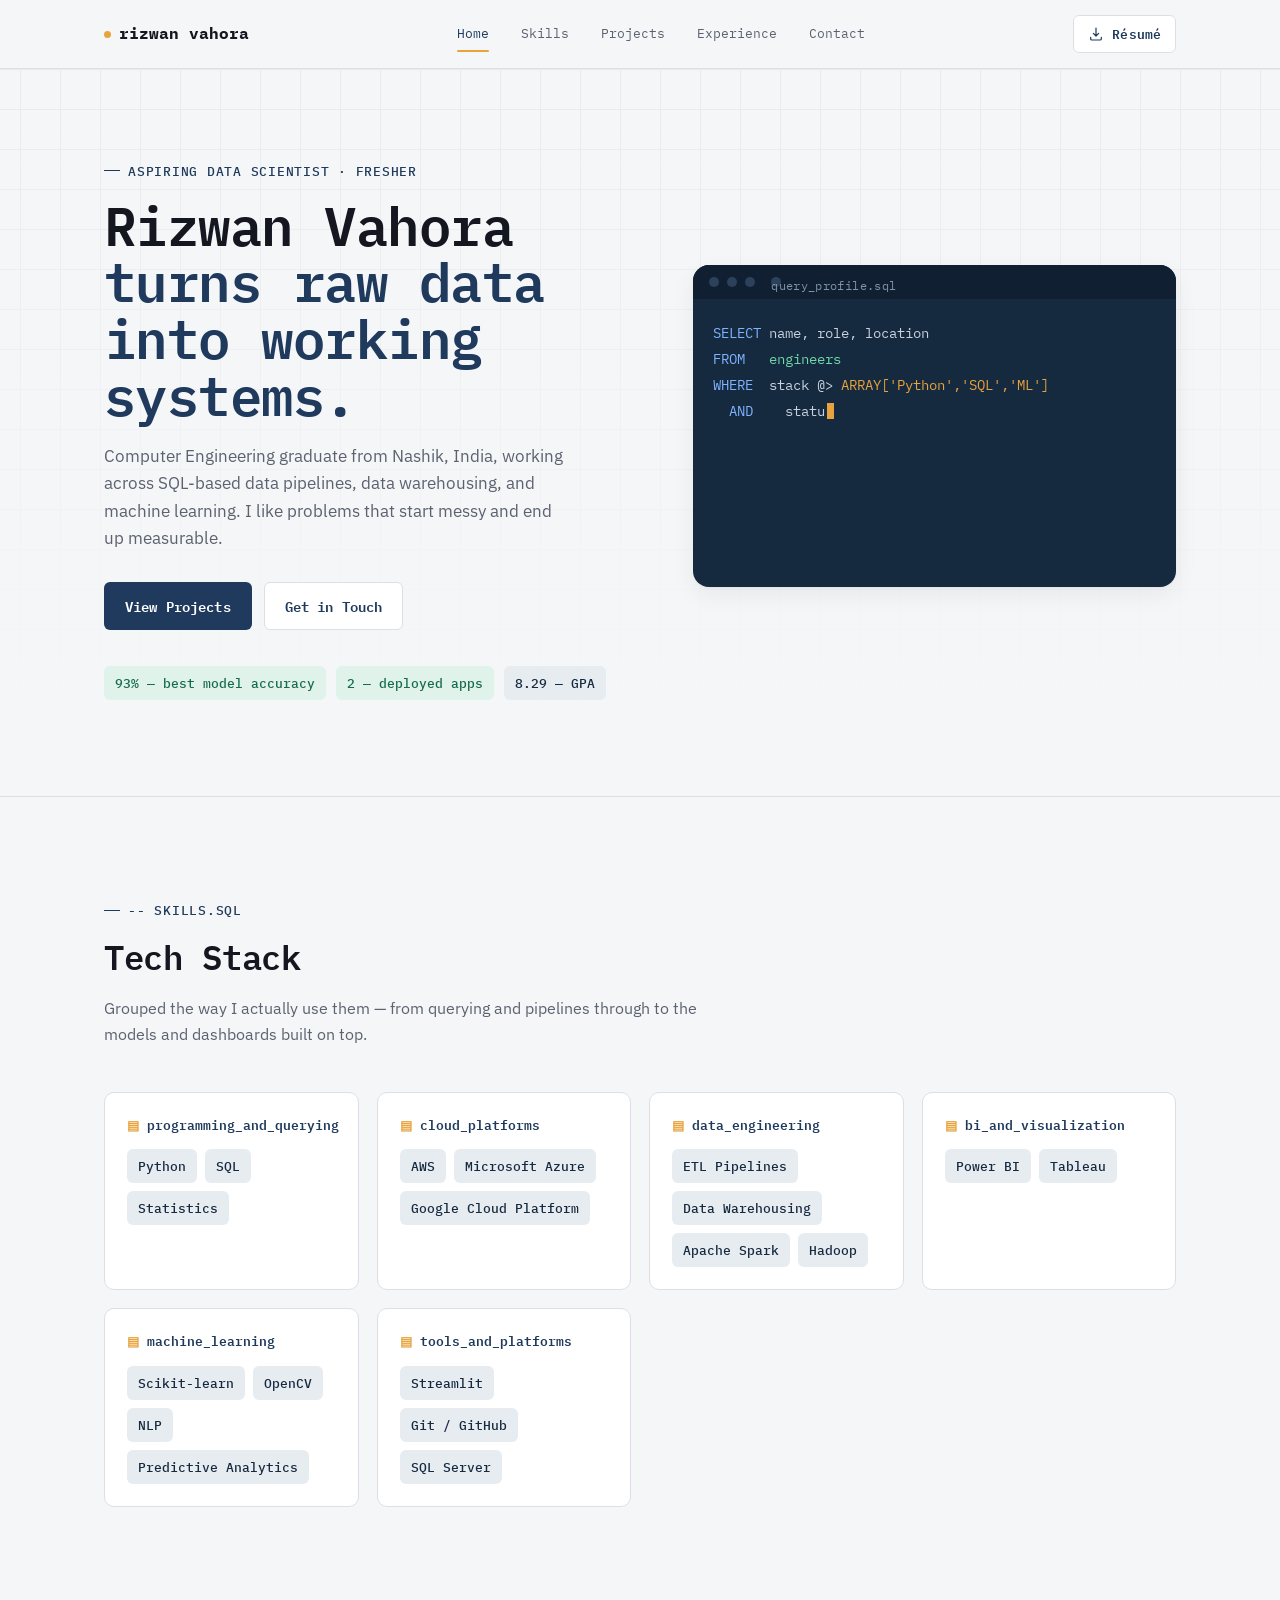
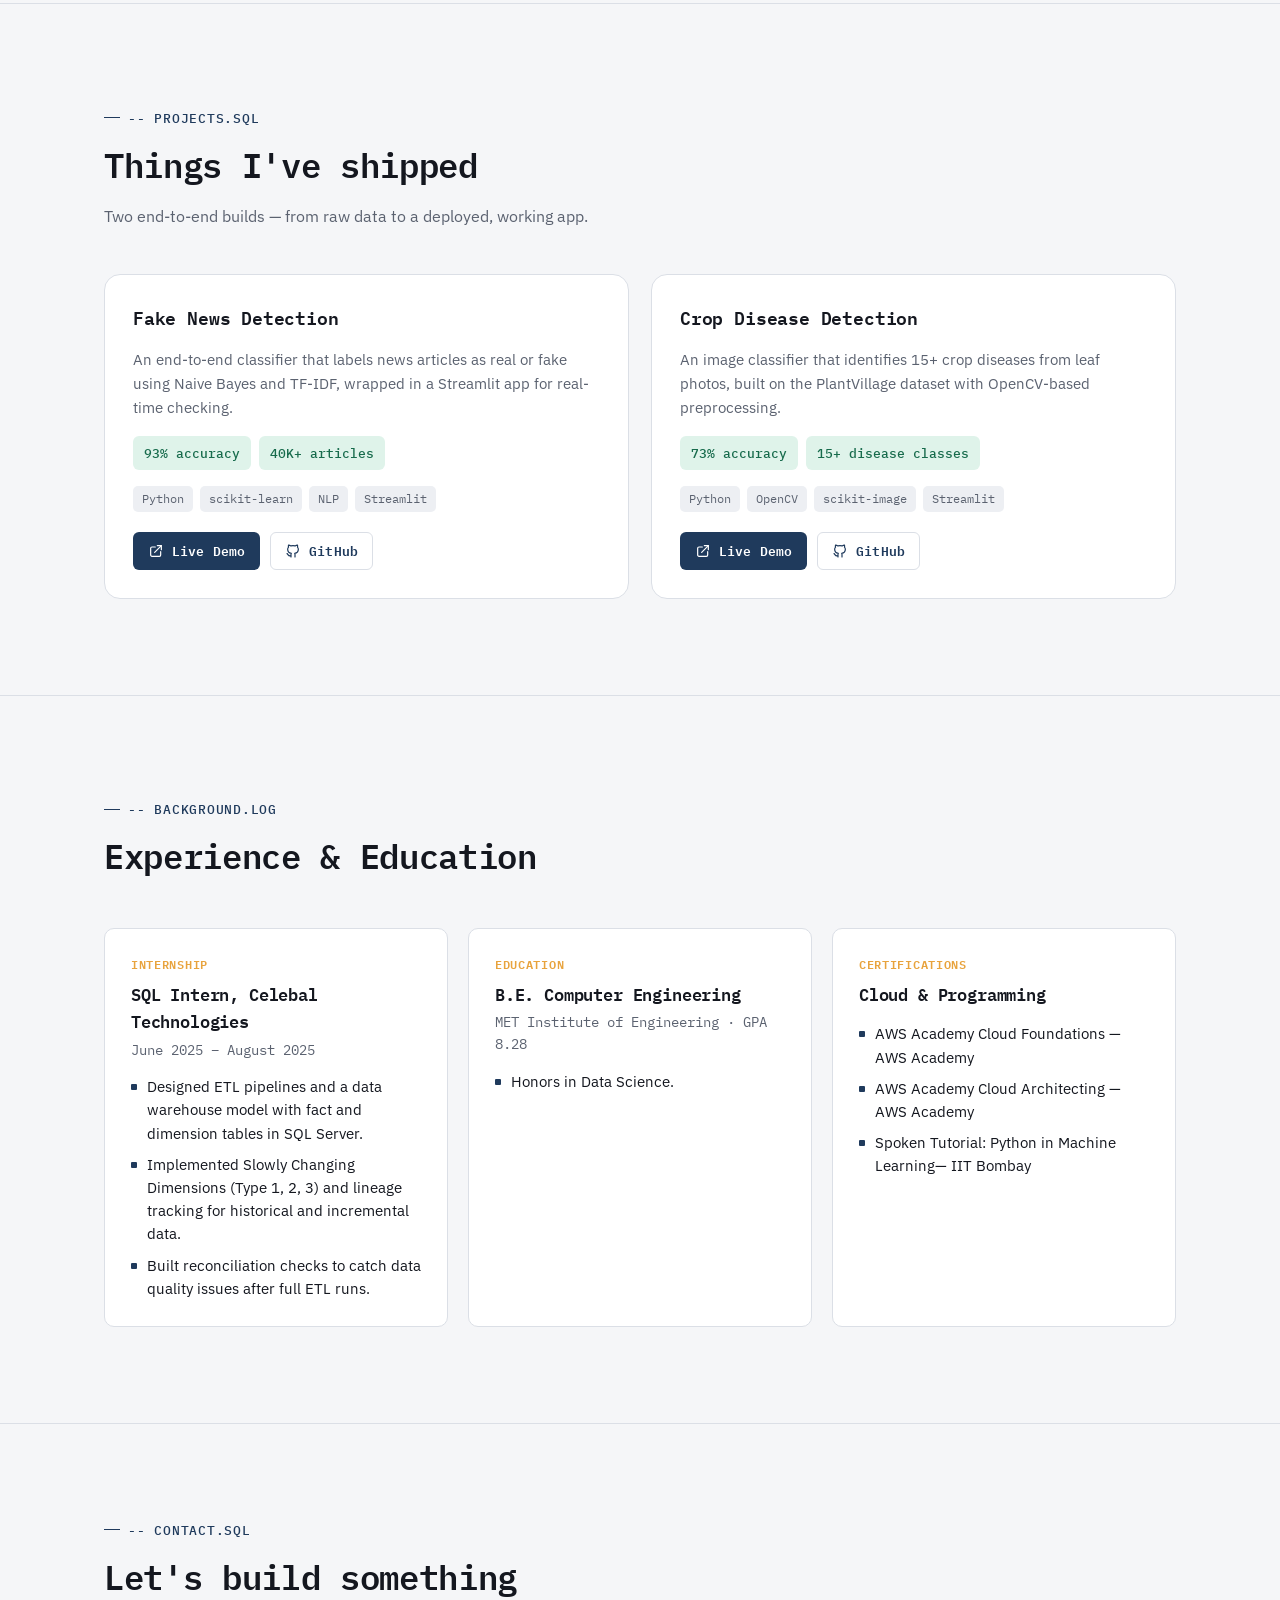
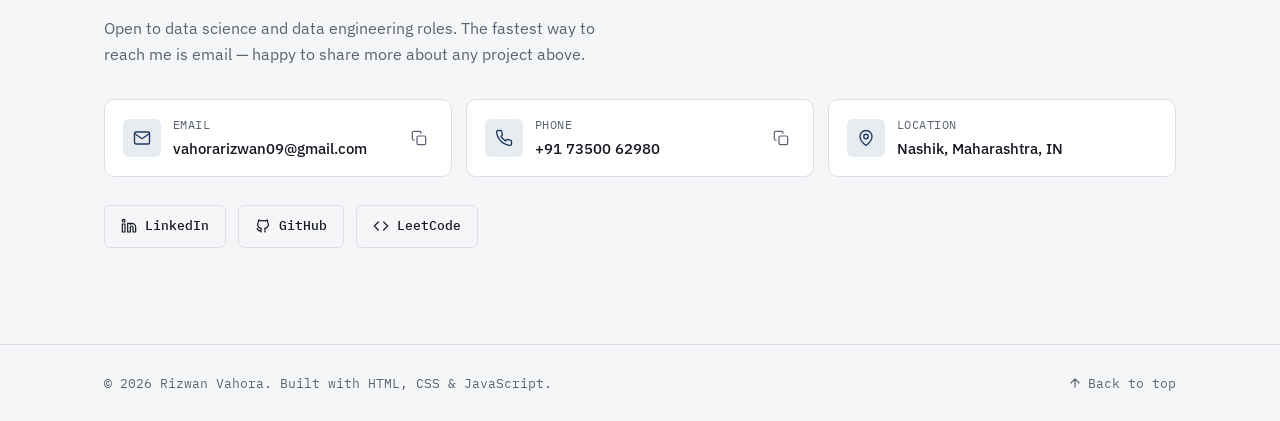
<file: index.html>
<!DOCTYPE html>
<html lang="en">
<head>
<meta charset="UTF-8">
<meta name="viewport" content="width=device-width, initial-scale=1.0">
<title>Rizwan Vahora — Data Scientist & ML Engineer</title>
<meta name="description" content="Portfolio of Rizwan Vahora, an aspiring data scientist working across data engineering, machine learning, and analytics.">
<link rel="stylesheet" href="styles.css">
</head>
<body>

<header class="nav">
  <div class="container nav-inner">
    <a href="#home" class="logo"><span class="dot"></span>rizwan&nbsp;vahora</a>
    <nav class="nav-links" id="navLinks">
      <a href="#home" class="is-active">Home</a>
      <a href="#skills">Skills</a>
      <a href="#projects">Projects</a>
      <a href="#background">Experience</a>
      <a href="#contact">Contact</a>
    </nav>
    <div class="nav-actions">
      <a href="Rizwan_Vahora_Data_Scientist_Resume.docx" class="btn btn-ghost btn-sm" download>
        <svg viewBox="0 0 24 24" fill="none" stroke="currentColor" stroke-width="1.8" stroke-linecap="round" stroke-linejoin="round"><path d="M12 3v12m0 0 4-4m-4 4-4-4"/><path d="M4 17v2a2 2 0 0 0 2 2h12a2 2 0 0 0 2-2v-2"/></svg>
        Résumé
      </a>
      <button class="nav-toggle" id="navToggle" aria-label="Toggle menu" aria-expanded="false">
        <svg id="iconMenu" viewBox="0 0 24 24" fill="none" stroke="currentColor" stroke-width="1.8" stroke-linecap="round" stroke-linejoin="round"><path d="M3 6h18M3 12h18M3 18h18"/></svg>
        <svg id="iconClose" viewBox="0 0 24 24" fill="none" stroke="currentColor" stroke-width="1.8" stroke-linecap="round" stroke-linejoin="round" style="display:none"><path d="M18 6 6 18M6 6l12 12"/></svg>
      </button>
    </div>
  </div>
</header>

<main>

  <!-- ============ HERO ============ -->
  <section id="home" class="hero">
    <div class="grid-texture" aria-hidden="true"></div>
    <div class="container hero-grid">
      <div class="hero-content">
        <span class="eyebrow">Aspiring Data Scientist · Fresher</span>
        <h1>Rizwan Vahora<br><span class="role">turns raw data into working systems.</span></h1>
        <p class="hero-lede">Computer Engineering graduate from Nashik, India, working across SQL-based data pipelines, data warehousing, and machine learning. I like problems that start messy and end up measurable.</p>
        <div class="hero-actions">
          <a href="#projects" class="btn btn-primary">View Projects</a>
          <a href="#contact" class="btn btn-ghost">Get in Touch</a>
        </div>
        <div class="hero-stats">
          <span class="chip is-metric">93% — best model accuracy</span>
          <span class="chip is-metric">2 — deployed apps</span>
          <span class="chip">8.29 — GPA</span>
        </div>
      </div>

      <div class="hero-console">
        <div class="console">
          <div class="console-bar">
            <span></span><span></span><span></span>
            <span class="label">query_profile.sql</span>
          </div>
          <div class="console-body">
            <p class="console-line" id="typedQuery"></p>
            <div class="result" id="resultBlock">
              <p class="result-meta">-- 1 row returned</p>
              <table class="result-table">
                <thead>
                  <tr><th>name</th><th>role</th><th>location</th></tr>
                </thead>
                <tbody>
                  <tr>
                    <td>Rizwan Vahora</td>
                    <td class="is-amber">Data Scientist (Fresher)</td>
                    <td>Nashik, IN</td>
                  </tr>
                </tbody>
              </table>
            </div>
          </div>
        </div>
      </div>
    </div>
  </section>

  <!-- ============ SKILLS ============ -->
  <section id="skills">
    <div class="container">
      <div class="section-head">
        <span class="eyebrow">-- skills.sql</span>
        <h2>Tech Stack</h2>
        <p>Grouped the way I actually use them — from querying and pipelines through to the models and dashboards built on top.</p>
      </div>
      <div class="skills-grid" id="skillsGrid">

        <div class="skill-card">
          <p class="table-name"><span class="bracket">▤</span> programming_and_querying</p>
          <div class="pills">
            <span class="chip">Python</span>
            <span class="chip">SQL</span>
            <span class="chip">Statistics</span>
          </div>
        </div>

        <div class="skill-card">
          <p class="table-name"><span class="bracket">▤</span> cloud_platforms</p>
          <div class="pills">
            <span class="chip">AWS</span>
            <span class="chip">Microsoft Azure</span>
            <span class="chip">Google Cloud Platform</span>
          </div>
        </div>

        <div class="skill-card">
          <p class="table-name"><span class="bracket">▤</span> data_engineering</p>
          <div class="pills">
            <span class="chip">ETL Pipelines</span>
            <span class="chip">Data Warehousing</span>
            <span class="chip">Apache Spark</span>
            <span class="chip">Hadoop</span>
          </div>
        </div>

        <div class="skill-card">
          <p class="table-name"><span class="bracket">▤</span> bi_and_visualization</p>
          <div class="pills">
            <span class="chip">Power BI</span>
            <span class="chip">Tableau</span>
          </div>
        </div>

        <div class="skill-card">
          <p class="table-name"><span class="bracket">▤</span> machine_learning</p>
          <div class="pills">
            <span class="chip">Scikit-learn</span>
            <span class="chip">OpenCV</span>
            <span class="chip">NLP</span>
            <span class="chip">Predictive Analytics</span>
          </div>
        </div>

        <div class="skill-card">
          <p class="table-name"><span class="bracket">▤</span> tools_and_platforms</p>
          <div class="pills">
            <span class="chip">Streamlit</span>
            <span class="chip">Git / GitHub</span>
            <span class="chip">SQL Server</span>
          </div>
        </div>

      </div>
    </div>
  </section>

  <!-- ============ PROJECTS ============ -->
  <section id="projects">
    <div class="container">
      <div class="section-head">
        <span class="eyebrow">-- projects.sql</span>
        <h2>Things I've shipped</h2>
        <p>Two end-to-end builds — from raw data to a deployed, working app.</p>
      </div>
      <div class="projects-grid" id="projectsGrid">

        <article class="project-card">
          <div class="project-head">
            <h3>Fake News Detection</h3>
          </div>
          <p class="desc">An end-to-end classifier that labels news articles as real or fake using Naive Bayes and TF-IDF, wrapped in a Streamlit app for real-time checking.</p>
          <div class="metric-row">
            <span class="chip is-metric">93% accuracy</span>
            <span class="chip is-metric">40K+ articles</span>
          </div>
          <div class="tag-row">
            <span class="tag">Python</span>
            <span class="tag">scikit-learn</span>
            <span class="tag">NLP</span>
            <span class="tag">Streamlit</span>
          </div>
          <div class="project-links">
            <a class="btn btn-primary btn-sm" href="https://rizwan-fake-news-detector.streamlit.app/" target="_blank" rel="noopener">
              <svg viewBox="0 0 24 24" fill="none" stroke="currentColor" stroke-width="1.8" stroke-linecap="round" stroke-linejoin="round"><path d="M14 4h6v6"/><path d="M10 14 20 4"/><path d="M19 13v5a2 2 0 0 1-2 2H6a2 2 0 0 1-2-2V8a2 2 0 0 1 2-2h5"/></svg>
              Live Demo
            </a>
            <a class="btn btn-ghost btn-sm" href="https://github.com/Rprog-06/Fake-News-Detection-App.git" target="_blank" rel="noopener">
              <svg viewBox="0 0 24 24" fill="none" stroke="currentColor" stroke-width="1.8" stroke-linecap="round" stroke-linejoin="round"><path d="M9 19c-4.3 1.4-4.3-2.5-6-3m12 5v-3.5c0-1 .1-1.4-.5-2 2.8-.3 5.5-1.4 5.5-6a4.6 4.6 0 0 0-1.3-3.2 4.2 4.2 0 0 0-.1-3.2s-1.1-.3-3.5 1.3a12.3 12.3 0 0 0-6.2 0C6.5 2.8 5.4 3.1 5.4 3.1a4.2 4.2 0 0 0-.1 3.2A4.6 4.6 0 0 0 4 9.5c0 4.6 2.7 5.7 5.5 6-.6.6-.6 1.1-.5 2V21"/></svg>
              GitHub
            </a>
          </div>
        </article>

        <article class="project-card">
          <div class="project-head">
            <h3>Crop Disease Detection</h3>
          </div>
          <p class="desc">An image classifier that identifies 15+ crop diseases from leaf photos, built on the PlantVillage dataset with OpenCV-based preprocessing.</p>
          <div class="metric-row">
            <span class="chip is-metric">73% accuracy</span>
            <span class="chip is-metric">15+ disease classes</span>
          </div>
          <div class="tag-row">
            <span class="tag">Python</span>
            <span class="tag">OpenCV</span>
            <span class="tag">scikit-image</span>
            <span class="tag">Streamlit</span>
          </div>
          <div class="project-links">
            <a class="btn btn-primary btn-sm" href="https://crop-disease-prediction-qjyvtprppmxfurtvj9lcax.streamlit.app/" target="_blank" rel="noopener">
              <svg viewBox="0 0 24 24" fill="none" stroke="currentColor" stroke-width="1.8" stroke-linecap="round" stroke-linejoin="round"><path d="M14 4h6v6"/><path d="M10 14 20 4"/><path d="M19 13v5a2 2 0 0 1-2 2H6a2 2 0 0 1-2-2V8a2 2 0 0 1 2-2h5"/></svg>
              Live Demo
            </a>
            <a class="btn btn-ghost btn-sm" href="https://github.com/Rprog-06/Crop-Disease-Prediction" target="_blank" rel="noopener">
              <svg viewBox="0 0 24 24" fill="none" stroke="currentColor" stroke-width="1.8" stroke-linecap="round" stroke-linejoin="round"><path d="M9 19c-4.3 1.4-4.3-2.5-6-3m12 5v-3.5c0-1 .1-1.4-.5-2 2.8-.3 5.5-1.4 5.5-6a4.6 4.6 0 0 0-1.3-3.2 4.2 4.2 0 0 0-.1-3.2s-1.1-.3-3.5 1.3a12.3 12.3 0 0 0-6.2 0C6.5 2.8 5.4 3.1 5.4 3.1a4.2 4.2 0 0 0-.1 3.2A4.6 4.6 0 0 0 4 9.5c0 4.6 2.7 5.7 5.5 6-.6.6-.6 1.1-.5 2V21"/></svg>
              GitHub
            </a>
          </div>
        </article>

      </div>
    </div>
  </section>

  <!-- ============ EXPERIENCE / EDUCATION / CERTS ============ -->
  <section id="background">
    <div class="container">
      <div class="section-head">
        <span class="eyebrow">-- background.log</span>
        <h2>Experience & Education</h2>
      </div>
      <div class="bg-grid" id="bgGrid">

        <div class="bg-card">
          <p class="kicker">Internship</p>
          <h3>SQL Intern, Celebal Technologies</h3>
          <p class="sub">June 2025 – August 2025</p>
          <ul>
            <li>Designed ETL pipelines and a data warehouse model with fact and dimension tables in SQL Server.</li>
            <li>Implemented Slowly Changing Dimensions (Type 1, 2, 3) and lineage tracking for historical and incremental data.</li>
            <li>Built reconciliation checks to catch data quality issues after full ETL runs.</li>
          </ul>
        </div>

        <div class="bg-card">
          <p class="kicker">Education</p>
          <h3>B.E. Computer Engineering</h3>
          <p class="sub">MET Institute of Engineering · GPA 8.28</p>
          <ul>
            <li>Honors in Data Science.</li>
          </ul>
        </div>

        <div class="bg-card">
          <p class="kicker">Certifications</p>
          <h3>Cloud & Programming</h3>
          <ul>
            <li>AWS Academy Cloud Foundations — AWS Academy</li>
            <li>AWS Academy Cloud Architecting — AWS Academy</li>
            <li>Spoken Tutorial: Python in Machine Learning— IIT Bombay</li>
          </ul>
        </div>

      </div>
    </div>
  </section>

  <!-- ============ CONTACT ============ -->
  <section id="contact">
    <div class="container contact-inner">
      <span class="eyebrow">-- contact.sql</span>
      <h2 class="contact-title">Let's build something</h2>
      <p class="contact-sub">Open to data science and data engineering roles. The fastest way to reach me is email — happy to share more about any project above.</p>

      <div class="contact-cards">
        <div class="contact-card">
          <span class="icon-wrap">
            <svg viewBox="0 0 24 24" fill="none" stroke="currentColor" stroke-width="1.8" stroke-linecap="round" stroke-linejoin="round"><rect x="2" y="4" width="20" height="16" rx="2"/><path d="m22 6-10 7L2 6"/></svg>
          </span>
          <div>
            <p class="label">Email</p>
            <p class="value">vahorarizwan09@gmail.com</p>
          </div>
          <button class="copy-btn" data-copy="vahorarizwan09@gmail.com" aria-label="Copy email">
            <svg class="copy" viewBox="0 0 24 24" fill="none" stroke="currentColor" stroke-width="1.8" stroke-linecap="round" stroke-linejoin="round"><rect x="9" y="9" width="13" height="13" rx="2"/><path d="M5 15H4a2 2 0 0 1-2-2V4a2 2 0 0 1 2-2h9a2 2 0 0 1 2 2v1"/></svg>
            <svg class="check" viewBox="0 0 24 24" fill="none" stroke="currentColor" stroke-width="2" stroke-linecap="round" stroke-linejoin="round"><path d="M20 6 9 17l-5-5"/></svg>
          </button>
        </div>

        <div class="contact-card">
          <span class="icon-wrap">
            <svg viewBox="0 0 24 24" fill="none" stroke="currentColor" stroke-width="1.8" stroke-linecap="round" stroke-linejoin="round"><path d="M22 16.9v3a2 2 0 0 1-2.2 2 19.8 19.8 0 0 1-8.6-3.1 19.5 19.5 0 0 1-6-6 19.8 19.8 0 0 1-3.1-8.7A2 2 0 0 1 4.1 2h3a2 2 0 0 1 2 1.7c.1 1 .3 2 .6 2.9a2 2 0 0 1-.5 2.1L8 9.9a16 16 0 0 0 6 6l1.2-1.2a2 2 0 0 1 2.1-.5c.9.3 1.9.5 2.9.6a2 2 0 0 1 1.8 2.1z"/></svg>
          </span>
          <div>
            <p class="label">Phone</p>
            <p class="value">+91 73500 62980</p>
          </div>
          <button class="copy-btn" data-copy="+917350062980" aria-label="Copy phone number">
            <svg class="copy" viewBox="0 0 24 24" fill="none" stroke="currentColor" stroke-width="1.8" stroke-linecap="round" stroke-linejoin="round"><rect x="9" y="9" width="13" height="13" rx="2"/><path d="M5 15H4a2 2 0 0 1-2-2V4a2 2 0 0 1 2-2h9a2 2 0 0 1 2 2v1"/></svg>
            <svg class="check" viewBox="0 0 24 24" fill="none" stroke="currentColor" stroke-width="2" stroke-linecap="round" stroke-linejoin="round"><path d="M20 6 9 17l-5-5"/></svg>
          </button>
        </div>

        <div class="contact-card">
          <span class="icon-wrap">
            <svg viewBox="0 0 24 24" fill="none" stroke="currentColor" stroke-width="1.8" stroke-linecap="round" stroke-linejoin="round"><path d="M20 10c0 6-8 12-8 12s-8-6-8-12a8 8 0 0 1 16 0z"/><circle cx="12" cy="10" r="3"/></svg>
          </span>
          <div>
            <p class="label">Location</p>
            <p class="value">Nashik, Maharashtra, IN</p>
          </div>
        </div>
      </div>

      <div class="social-row">
        <a href="https://linkedin.com/in/rizwan-vahora-268037298" target="_blank" rel="noopener">
          <svg viewBox="0 0 24 24" fill="none" stroke="currentColor" stroke-width="1.8" stroke-linecap="round" stroke-linejoin="round"><path d="M16 8a6 6 0 0 1 6 6v7h-4v-7a2 2 0 0 0-4 0v7h-4V8h4v1.5A6 6 0 0 1 16 8z"/><rect x="2" y="9" width="4" height="12"/><circle cx="4" cy="4" r="2"/></svg>
          LinkedIn
        </a>
        <a href="https://github.com/Rprog-06" target="_blank" rel="noopener">
          <svg viewBox="0 0 24 24" fill="none" stroke="currentColor" stroke-width="1.8" stroke-linecap="round" stroke-linejoin="round"><path d="M9 19c-4.3 1.4-4.3-2.5-6-3m12 5v-3.5c0-1 .1-1.4-.5-2 2.8-.3 5.5-1.4 5.5-6a4.6 4.6 0 0 0-1.3-3.2 4.2 4.2 0 0 0-.1-3.2s-1.1-.3-3.5 1.3a12.3 12.3 0 0 0-6.2 0C6.5 2.8 5.4 3.1 5.4 3.1a4.2 4.2 0 0 0-.1 3.2A4.6 4.6 0 0 0 4 9.5c0 4.6 2.7 5.7 5.5 6-.6.6-.6 1.1-.5 2V21"/></svg>
          GitHub
        </a>
        <a href="https://leetcode.com/u/Rizwan2004/" target="_blank" rel="noopener">
          <svg viewBox="0 0 24 24" fill="none" stroke="currentColor" stroke-width="1.8" stroke-linecap="round" stroke-linejoin="round"><path d="m16 18 6-6-6-6M8 6l-6 6 6 6"/></svg>
          LeetCode
        </a>
      </div>
    </div>
  </section>

</main>

<footer>
  <div class="container footer-inner">
    <p>&copy; <span id="year"></span> Rizwan Vahora. Built with HTML, CSS & JavaScript.</p>
    <a href="#home" class="to-top">
      <svg viewBox="0 0 24 24" fill="none" stroke="currentColor" stroke-width="2" stroke-linecap="round" stroke-linejoin="round"><path d="M12 19V5M5 12l7-7 7 7"/></svg>
      Back to top
    </a>
  </div>
</footer>

<div class="toast" id="toast" role="status" aria-live="polite"></div>

<script src="script.js"></script>
</body>
</html>
</file>
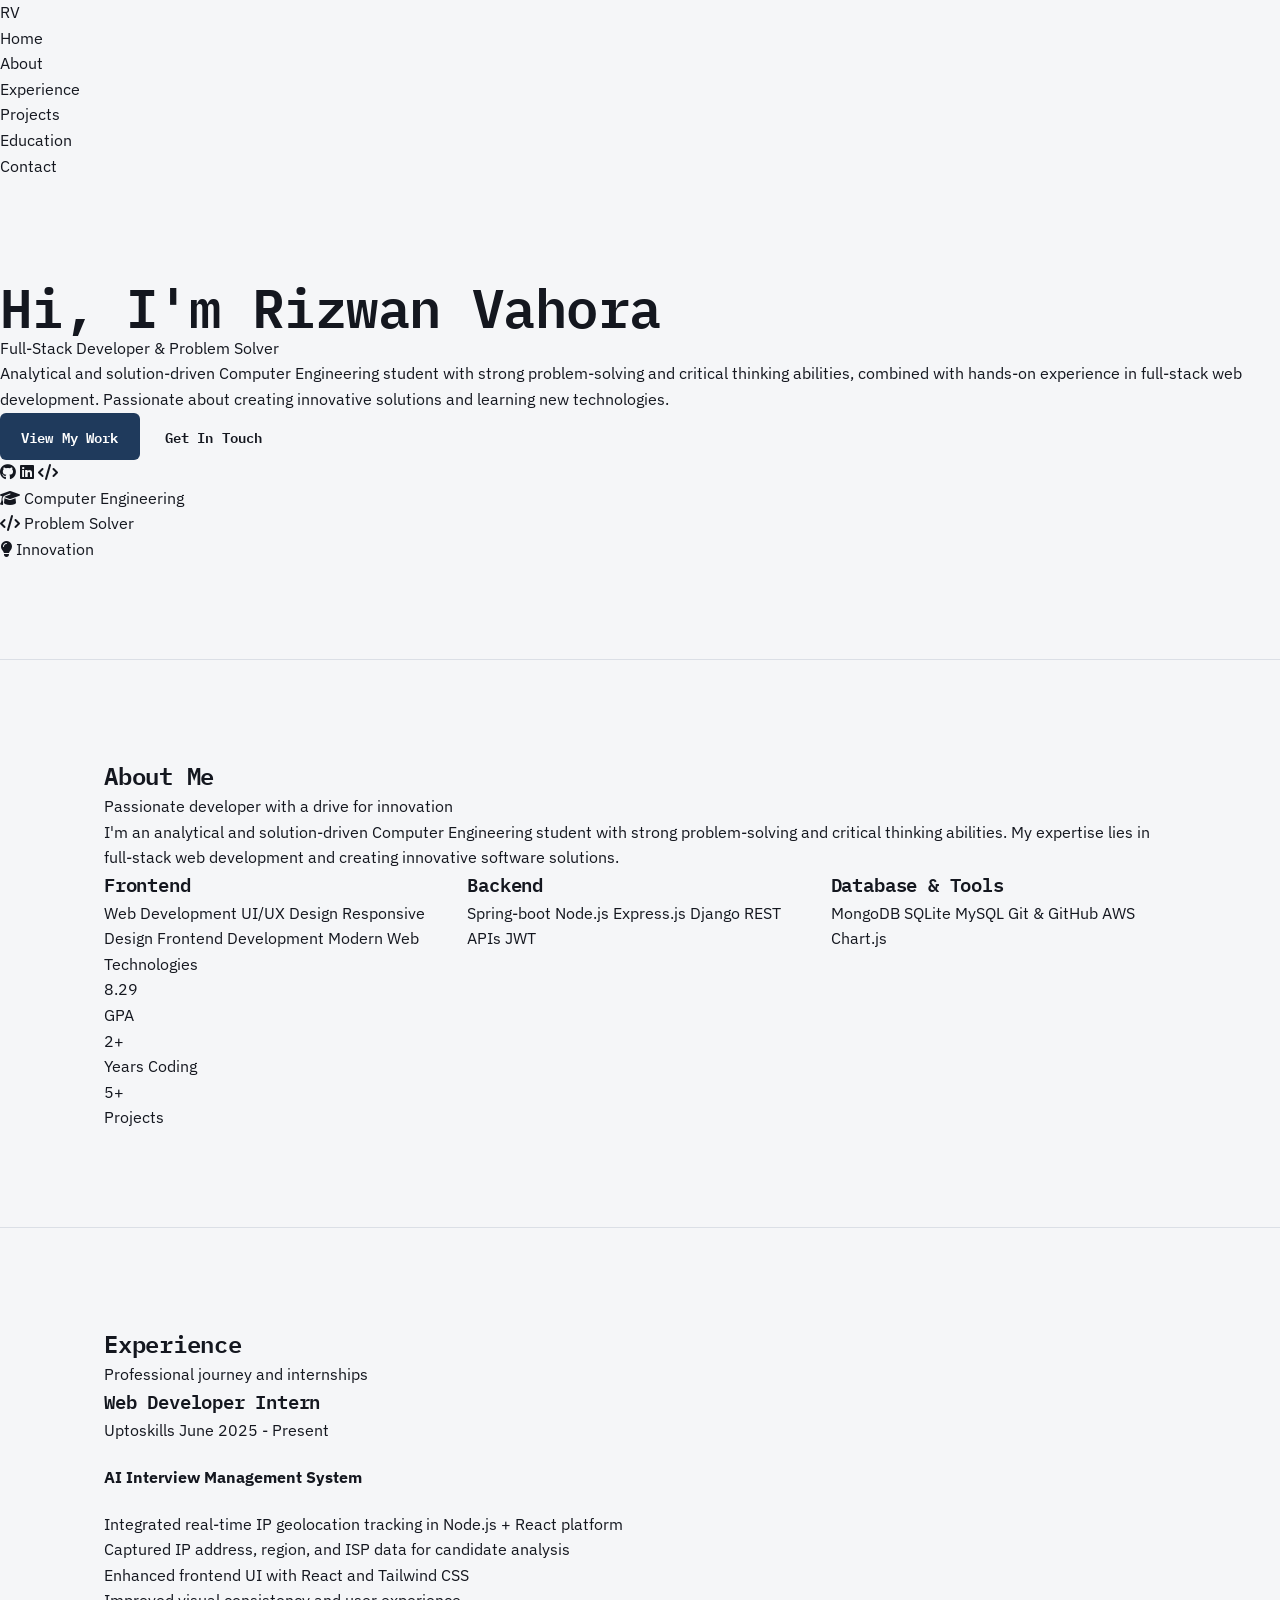
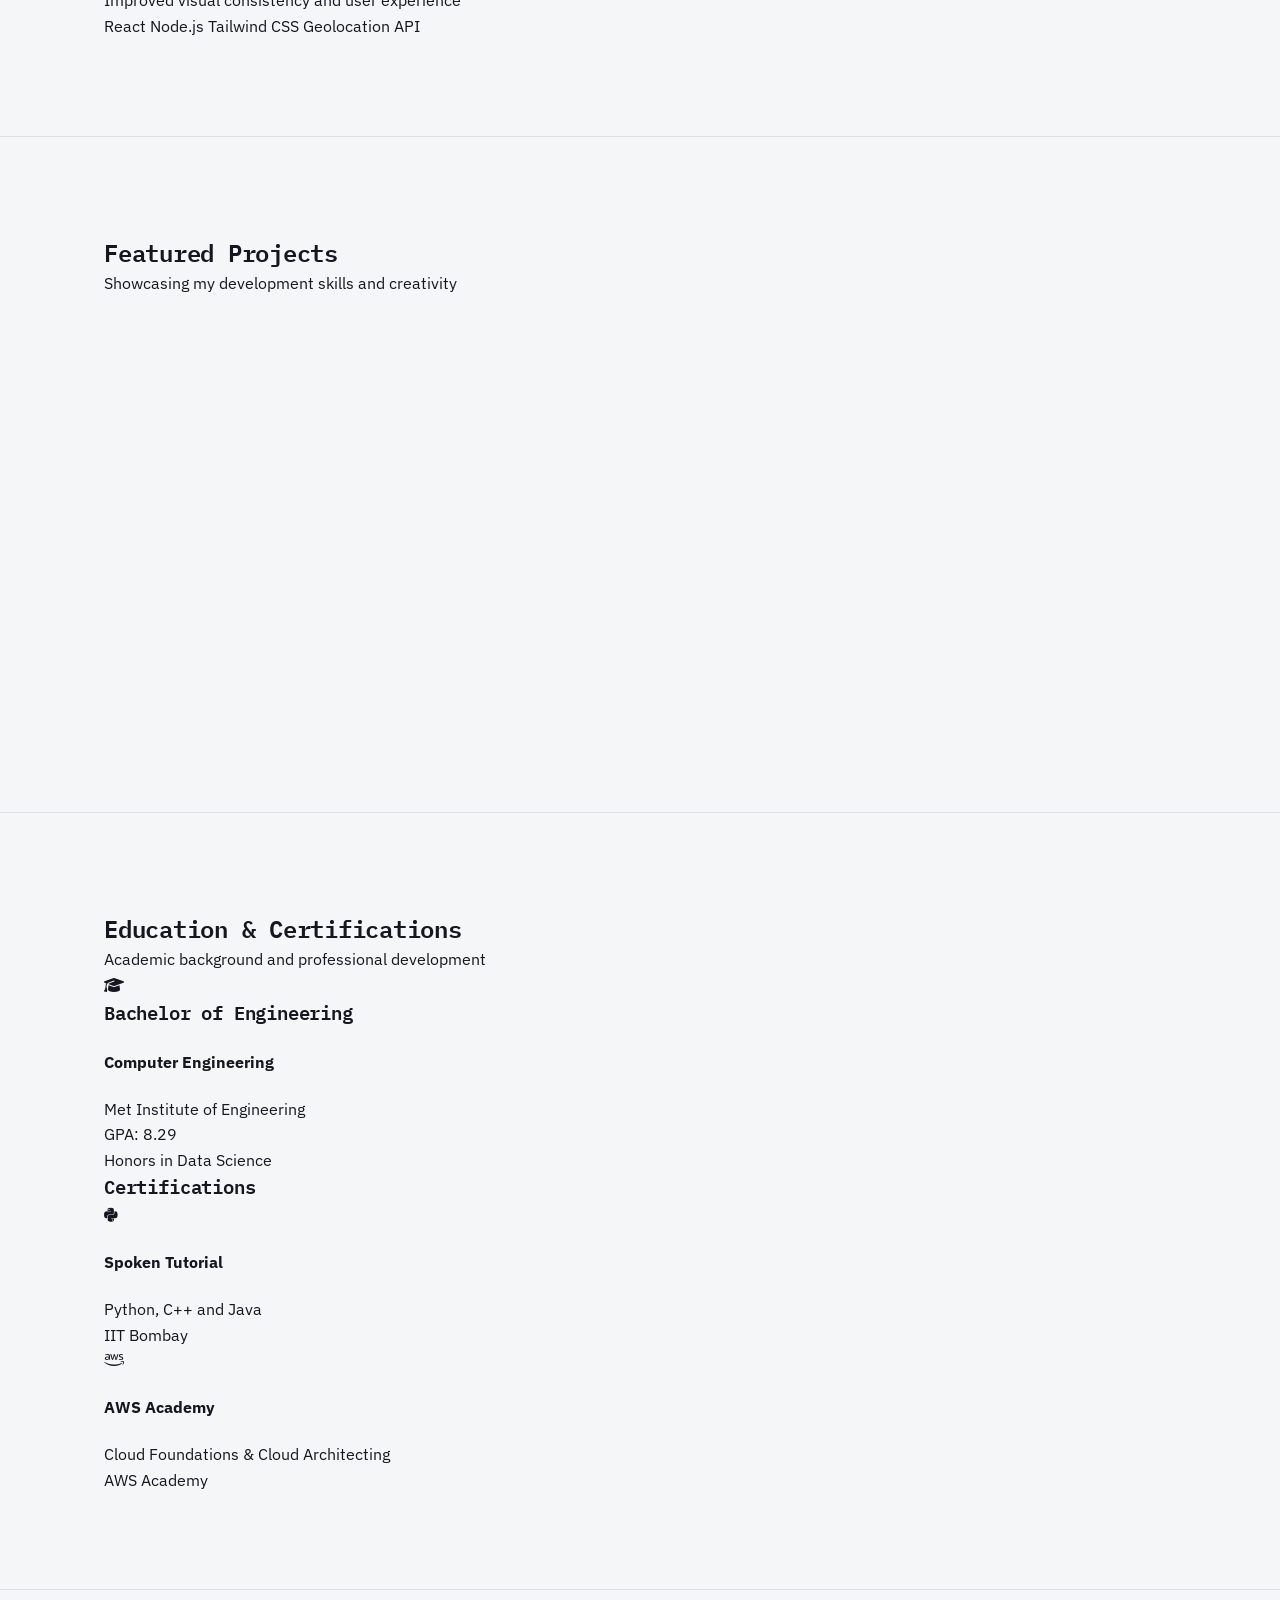
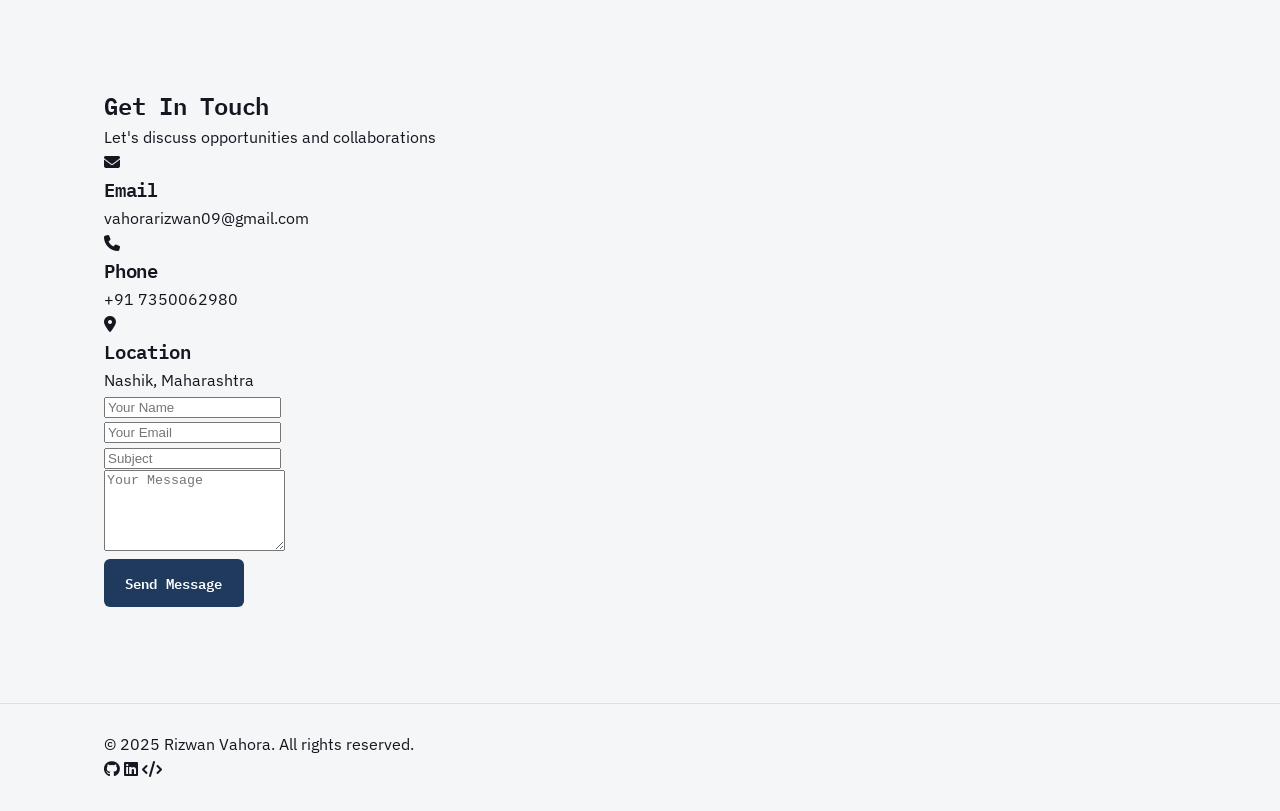
<file: index1.html>
<!DOCTYPE html>
<html lang="en">
<head>
    <meta charset="UTF-8">
    <meta name="viewport" content="width=device-width, initial-scale=1.0">
    <title>Rizwan Vahora - Portfolio</title>
    <link rel="stylesheet" href="styles.css">
    <link href="https://cdnjs.cloudflare.com/ajax/libs/font-awesome/6.4.0/css/all.min.css" rel="stylesheet">
    <link href="https://fonts.googleapis.com/css2?family=Inter:wght@300;400;500;600;700&display=swap" rel="stylesheet">
</head>
<body>
    <!-- Navigation -->
    <nav class="navbar" id="navbar">
        <div class="nav-container">
            <div class="nav-logo">
                <span class="logo-text">RV</span>
            </div>
            <ul class="nav-menu" id="nav-menu">
                <li><a href="#hero" class="nav-link">Home</a></li>
                <li><a href="#about" class="nav-link">About</a></li>
                <li><a href="#experience" class="nav-link">Experience</a></li>
                <li><a href="#projects" class="nav-link">Projects</a></li>
                <li><a href="#education" class="nav-link">Education</a></li>
                <li><a href="#contact" class="nav-link">Contact</a></li>
            </ul>
            <div class="hamburger" id="hamburger">
                <span></span>
                <span></span>
                <span></span>
            </div>
        </div>
    </nav>

    <!-- Hero Section -->
    <section id="hero" class="hero">
        <div class="hero-container">
            <div class="hero-content">
                <h1 class="hero-title">
                    <span class="typing-animation">Hi, I'm Rizwan Vahora</span>
                </h1>
                <p class="hero-subtitle">Full-Stack Developer & Problem Solver</p>
                <p class="hero-description">
                    Analytical and solution-driven Computer Engineering student with strong problem-solving and critical thinking abilities, combined with hands-on experience in full-stack web development. Passionate about creating innovative solutions and learning new technologies.
                </p>
                <div class="hero-buttons">
                    <a href="#projects" class="btn btn-primary">View My Work</a>
                    <a href="#contact" class="btn btn-secondary">Get In Touch</a>
                </div>
                <div class="hero-social">
                    <a href="https://github.com/Rprog-06" target="_blank" class="social-link">
                        <i class="fab fa-github"></i>
                    </a>
                    <a href="https://linkedin.com/in/rizwan-vahora-268037298" target="_blank" class="social-link">
                        <i class="fab fa-linkedin"></i>
                    </a>
                    <a href="https://leetcode.com/u/Rizwan2004/" target="_blank" class="social-link">
                        <i class="fas fa-code"></i>
                    </a>
                </div>
            </div>
            <div class="hero-visual">
                <div class="floating-card">
                    <div class="card-content">
                        <div class="achievement-item">
                            <span class="achievement-icon">
                                <i class="fas fa-graduation-cap"></i>
                            </span>
                            <span>Computer Engineering</span>
                        </div>
                        <div class="achievement-item">
                            <span class="achievement-icon">
                                <i class="fas fa-code"></i>
                            </span>
                            <span>Problem Solver</span>
                        </div>
                        <div class="achievement-item">
                            <span class="achievement-icon">
                                <i class="fas fa-lightbulb"></i>
                            </span>
                            <span>Innovation</span>
                        </div>
                    </div>
                </div>
            </div>
        </div>
        <div class="scroll-indicator">
            <div class="scroll-arrow"></div>
        </div>
    </section>

    <!-- About Section -->
    <section id="about" class="about">
        <div class="container">
            <div class="section-header">
                <h2 class="section-title">About Me</h2>
                <p class="section-subtitle">Passionate developer with a drive for innovation</p>
            </div>
            <div class="about-content">
                <div class="about-text">
                    <p class="about-description">
                        I'm an analytical and solution-driven Computer Engineering student with strong 
                        problem-solving and critical thinking abilities. My expertise lies in full-stack 
                        web development and creating innovative software solutions.
                    </p>
                    <div class="skills-grid">
                        <div class="skill-category">
                            <h3>Frontend</h3>
                            <div class="skill-tags">
                                <span class="skill-tag">Web Development</span>
                                <span class="skill-tag">UI/UX Design</span>
                                <span class="skill-tag">Responsive Design</span>
                                <span class="skill-tag">Frontend Development</span>
                                <span class="skill-tag">Modern Web Technologies</span>
                            </div>
                        </div>
                        <div class="skill-category">
                            <h3>Backend</h3>
                            <div class="skill-tags">
                                <span class="skill-tag">Spring-boot</span>
                                <span class="skill-tag">Node.js</span>
                                <span class="skill-tag">Express.js</span>
                                <span class="skill-tag">Django</span>
                                <span class="skill-tag">REST APIs</span>
                                <span class="skill-tag">JWT</span>
                            </div>
                        </div>
                        <div class="skill-category">
                            <h3>Database & Tools</h3>
                            <div class="skill-tags">
                                <span class="skill-tag">MongoDB</span>
                                <span class="skill-tag">SQLite</span>
                                <span class="skill-tag">MySQL</span>
                                <span class="skill-tag">Git & GitHub</span>
                                <span class="skill-tag">AWS</span>
                                <span class="skill-tag">Chart.js</span>
                            </div>
                        </div>
                    </div>
                </div>
                <div class="about-stats">
                    <div class="stat-item">
                        <div class="stat-number">8.29</div>
                        <div class="stat-label">GPA</div>
                    </div>
                    <div class="stat-item">
                        <div class="stat-number">2+</div>
                        <div class="stat-label">Years Coding</div>
                    </div>
                    <div class="stat-item">
                        <div class="stat-number">5+</div>
                        <div class="stat-label">Projects</div>
                    </div>
                </div>
            </div>
        </div>
    </section>

    <!-- Experience Section -->
    <section id="experience" class="experience">
        <div class="container">
            <div class="section-header">
                <h2 class="section-title">Experience</h2>
                <p class="section-subtitle">Professional journey and internships</p>
            </div>
            <div class="timeline">
                <div class="timeline-item">
                    <div class="timeline-dot"></div>
                    <div class="timeline-content">
                        <div class="timeline-header">
                            <h3>Web Developer Intern</h3>
                            <span class="timeline-company">Uptoskills</span>
                            <span class="timeline-date">June 2025 - Present</span>
                        </div>
                        <div class="timeline-project">
                            <h4>AI Interview Management System</h4>
                            <ul class="timeline-achievements">
                                <li>Integrated real-time IP geolocation tracking in Node.js + React platform</li>
                                <li>Captured IP address, region, and ISP data for candidate analysis</li>
                                <li>Enhanced frontend UI with React and Tailwind CSS</li>
                                <li>Improved visual consistency and user experience</li>
                            </ul>
                        </div>
                        <div class="timeline-tech">
                            <span class="tech-tag">React</span>
                            <span class="tech-tag">Node.js</span>
                            <span class="tech-tag">Tailwind CSS</span>
                            <span class="tech-tag">Geolocation API</span>
                        </div>
                    </div>
                </div>
            </div>
        </div>
    </section>

    <!-- Projects Section -->
    <section id="projects" class="projects">
        <div class="container">
            <div class="section-header">
                <h2 class="section-title">Featured Projects</h2>
                <p class="section-subtitle">Showcasing my development skills and creativity</p>
            </div>
            <div class="projects-grid">
                <div class="project-card">
                    <div class="project-image">
                        <div class="project-overlay">
                            <div class="project-links">
                                <a href="https://github.com/Rprog-06/ATS-MERN-PROJECT" target="_blank" class="project-link">
                                    <i class="fab fa-github"></i>
                                </a>
                                <a href="https://ats-mern-project-4tkp.vercel.app" target="_blank" class="project-link">
                                    <i class="fas fa-external-link-alt"></i>
                                </a>
                            </div>
                        </div>
                        <div class="project-placeholder">
                            <i class="fas fa-briefcase"></i>
                        </div>
                    </div>
                    <div class="project-content">
                        <h3 class="project-title">Application Tracking System (ATS)</h3>
                        <p class="project-description">
                            Full-stack ATS using MERN stack to manage job applications and users with 
                            JWT authentication, role-based access, and resume scoring feature.
                        </p>
                        <div class="project-features">
                            <span class="feature-tag">MongoDB</span>
                            <span class="feature-tag">Express.js</span>
                            <span class="feature-tag">React.js</span>
                            <span class="feature-tag">Node.js</span>
                            <span class="feature-tag">JWT Auth</span>
                        </div>
                        <div class="project-date">April 2025 - June 2025</div>
                    </div>
                </div>

                <div class="project-card">
                    <div class="project-image">
                        <div class="project-overlay">
                            <div class="project-links">
                                <a href="https://github.com/Rprog-06/E-commerce" target="_blank" class="project-link">
                                    <i class="fab fa-github"></i>
                                </a>
                                <a href="https://e-commerce-1-kb1a.onrender.com" target="_blank" class="project-link">
                                    <i class="fas fa-external-link-alt"></i>
                                </a>
                            </div>
                        </div>
                        <div class="project-placeholder">
                            <i class="fas fa-credit-card"></i>
                        </div>
                    </div>
                    <div class="project-content">
                        <h3 class="project-title">E-commerce Order Management System</h3>
                        <p class="project-description">
                            Full-stack E-commerce Order Management System with Java Spring Boot backend and React frontend. 
                            Features secure authentication, order management, Cart Management, and real-time Order updates.
                        </p>
                        <div class="project-features">
                            <span class="feature-tag">Java Spring Boot</span>
                            <span class="feature-tag">React.js</span>
                            <span class="feature-tag">MySQL</span>
                            <span class="feature-tag">REST API</span>
                            <span class="feature-tag">JWT Auth</span>
                        </div>
                        <div class="project-date">January 2026 - September 2026</div>
                    </div>
                </div>

                <div class="project-card">
                    <div class="project-image">
                        <div class="project-overlay">
                            <div class="project-links">
                                <a href="https://github.com/Rprog-06/Expense-Tracker" target="_blank" class="project-link">
                                    <i class="fab fa-github"></i>
                                </a>
                                <a href="https://expense-tracker-1-3d8q.onrender.com" target="_blank" class="project-link">
                                    <i class="fas fa-external-link-alt"></i>
                                </a>
                            </div>
                        </div>
                        <div class="project-placeholder">
                            <i class="fas fa-chart-line"></i>
                        </div>
                    </div>
                    <div class="project-content">
                        <h3 class="project-title">Expense Tracker</h3>
                        <p class="project-description">
                            Full-stack web application to track and manage daily expenses with user 
                            authentication and Chart.js visualization for expense trends.
                        </p>
                        <div class="project-features">
                            <span class="feature-tag">Django</span>
                            <span class="feature-tag">SQLite</span>
                            <span class="feature-tag">Chart.js</span>
                            <span class="feature-tag">Bootstrap</span>
                            <span class="feature-tag">Authentication</span>
                        </div>
                        <div class="project-date">February 2025 - March 2025</div>
                    </div>
                </div>
            </div>
        </div>
    </section>

    <!-- Education Section -->
    <section id="education" class="education">
        <div class="container">
            <div class="section-header">
                <h2 class="section-title">Education & Certifications</h2>
                <p class="section-subtitle">Academic background and professional development</p>
            </div>
            <div class="education-content">
                <div class="education-main">
                    <div class="education-card">
                        <div class="education-icon">
                            <i class="fas fa-graduation-cap"></i>
                        </div>
                        <div class="education-info">
                            <h3>Bachelor of Engineering</h3>
                            <h4>Computer Engineering</h4>
                            <p class="education-school">Met Institute of Engineering</p>
                            <p class="education-gpa">GPA: 8.29</p>
                            <p class="education-honors">Honors in Data Science</p>
                        </div>
                    </div>
                </div>
                <div class="certifications">
                    <h3>Certifications</h3>
                    <div class="certifications-grid">
                        <div class="cert-item">
                            <div class="cert-icon">
                                <i class="fab fa-python"></i>
                            </div>
                            <div class="cert-info">
                                <h4>Spoken Tutorial</h4>
                                <p>Python, C++ and Java</p>
                                <span class="cert-issuer">IIT Bombay</span>
                            </div>
                        </div>
                        <div class="cert-item">
                            <div class="cert-icon">
                                <i class="fab fa-aws"></i>
                            </div>
                            <div class="cert-info">
                                <h4>AWS Academy</h4>
                                <p>Cloud Foundations & Cloud Architecting</p>
                                <span class="cert-issuer">AWS Academy</span>
                            </div>
                        </div>
                    </div>
                </div>
            </div>
        </div>
    </section>

    <!-- Contact Section -->
    <section id="contact" class="contact">
        <div class="container">
            <div class="section-header">
                <h2 class="section-title">Get In Touch</h2>
                <p class="section-subtitle">Let's discuss opportunities and collaborations</p>
            </div>
            <div class="contact-content">
                <div class="contact-info">
                    <div class="contact-item">
                        <div class="contact-icon">
                            <i class="fas fa-envelope"></i>
                        </div>
                        <div class="contact-details">
                            <h3>Email</h3>
                            <a href="mailto:vahorarizwan09@gmail.com">vahorarizwan09@gmail.com</a>
                        </div>
                    </div>
                    <div class="contact-item">
                        <div class="contact-icon">
                            <i class="fas fa-phone"></i>
                        </div>
                        <div class="contact-details">
                            <h3>Phone</h3>
                            <a href="tel:+917350062980">+91 7350062980</a>
                        </div>
                    </div>
                    <div class="contact-item">
                        <div class="contact-icon">
                            <i class="fas fa-map-marker-alt"></i>
                        </div>
                        <div class="contact-details">
                            <h3>Location</h3>
                            <p>Nashik, Maharashtra</p>
                        </div>
                    </div>
                </div>
                <div class="contact-form">
                    <form id="contactForm">
                        <div class="form-group">
                            <input type="text" id="name" name="name" placeholder="Your Name" required>
                        </div>
                        <div class="form-group">
                            <input type="email" id="email" name="email" placeholder="Your Email" required>
                        </div>
                        <div class="form-group">
                            <input type="text" id="subject" name="subject" placeholder="Subject" required>
                        </div>
                        <div class="form-group">
                            <textarea id="message" name="message" placeholder="Your Message" rows="5" required></textarea>
                        </div>
                        <button type="submit" class="btn btn-primary">Send Message</button>
                    </form>
                </div>
            </div>
        </div>
    </section>

    <!-- Footer -->
    <footer class="footer">
        <div class="container">
            <div class="footer-content">
                <div class="footer-text">
                    <p>&copy; 2025 Rizwan Vahora. All rights reserved.</p>
                </div>
                <div class="footer-social">
                    <a href="https://github.com/Rprog-06" target="_blank" class="social-link">
                        <i class="fab fa-github"></i>
                    </a>
                    <a href="https://linkedin.com/in/rizwan-vahora-268037298" target="_blank" class="social-link">
                        <i class="fab fa-linkedin"></i>
                    </a>
                    <a href="https://leetcode.com/u/Rizwan2004/" target="_blank" class="social-link">
                        <i class="fas fa-code"></i>
                    </a>
                </div>
            </div>
        </div>
    </footer>

    <script src="script.js"></script>
</body>
</html>
</file>
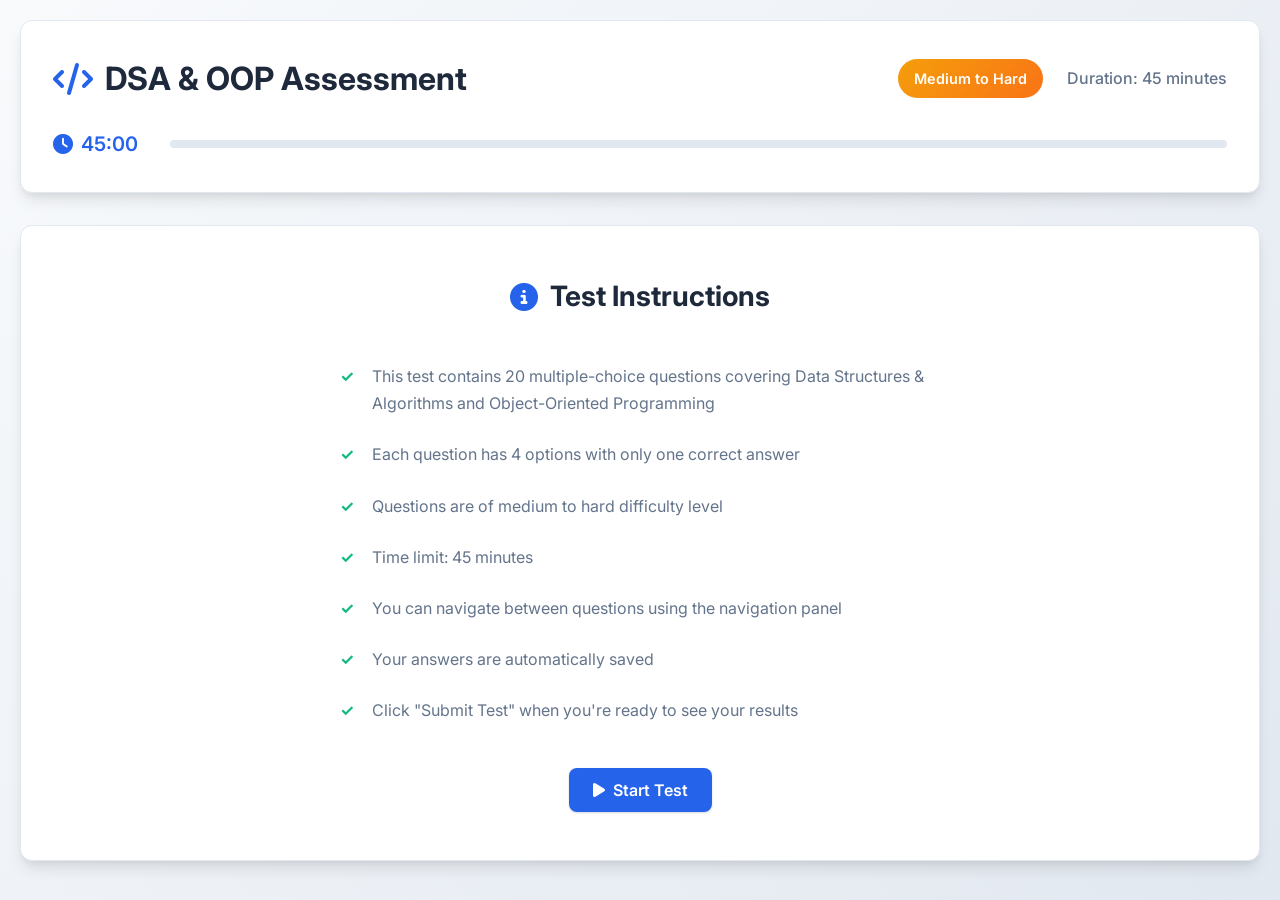
<file: mcq-test.html>
<!DOCTYPE html>
<html lang="en">
<head>
    <meta charset="UTF-8">
    <meta name="viewport" content="width=device-width, initial-scale=1.0">
    <title>DSA & OOP MCQ Test - Programming Assessment</title>
    <link rel="stylesheet" href="test-styles.css">
    <link href="https://cdnjs.cloudflare.com/ajax/libs/font-awesome/6.4.0/css/all.min.css" rel="stylesheet">
    <link href="https://fonts.googleapis.com/css2?family=Inter:wght@300;400;500;600;700&display=swap" rel="stylesheet">
</head>
<body>
    <div class="test-container">
        <!-- Header -->
        <header class="test-header">
            <div class="header-content">
                <h1><i class="fas fa-code"></i> DSA & OOP Assessment</h1>
                <div class="test-info">
                    <span class="difficulty">Medium to Hard</span>
                    <span class="duration">Duration: 45 minutes</span>
                </div>
            </div>
            <div class="timer-container">
                <div class="timer">
                    <i class="fas fa-clock"></i>
                    <span id="timer">45:00</span>
                </div>
                <div class="progress-bar">
                    <div class="progress-fill" id="progressBar"></div>
                </div>
            </div>
        </header>

        <!-- Test Instructions -->
        <div class="instructions" id="instructions">
            <div class="instructions-content">
                <h2><i class="fas fa-info-circle"></i> Test Instructions</h2>
                <ul>
                    <li>This test contains 20 multiple-choice questions covering Data Structures & Algorithms and Object-Oriented Programming</li>
                    <li>Each question has 4 options with only one correct answer</li>
                    <li>Questions are of medium to hard difficulty level</li>
                    <li>Time limit: 45 minutes</li>
                    <li>You can navigate between questions using the navigation panel</li>
                    <li>Your answers are automatically saved</li>
                    <li>Click "Submit Test" when you're ready to see your results</li>
                </ul>
                <button class="btn btn-primary" onclick="startTest()">
                    <i class="fas fa-play"></i> Start Test
                </button>
            </div>
        </div>

        <!-- Main Test Content -->
        <div class="test-content" id="testContent" style="display: none;">
            <!-- Question Navigation -->
            <div class="question-nav">
                <h3>Questions</h3>
                <div class="nav-grid" id="questionNavGrid">
                    <!-- Navigation buttons will be generated here -->
                </div>
                <div class="nav-stats">
                    <div class="stat">
                        <span class="stat-label">Answered:</span>
                        <span class="stat-value" id="answeredCount">0</span>
                    </div>
                    <div class="stat">
                        <span class="stat-label">Remaining:</span>
                        <span class="stat-value" id="remainingCount">20</span>
                    </div>
                </div>
            </div>

            <!-- Question Panel -->
            <div class="question-panel">
                <div class="question-header">
                    <span class="question-number" id="questionNumber">Question 1 of 20</span>
                    <span class="question-category" id="questionCategory">Data Structures</span>
                </div>
                
                <div class="question-content">
                    <div class="question-text" id="questionText">
                        <!-- Question will be loaded here -->
                    </div>
                    
                    <div class="code-block" id="codeBlock" style="display: none;">
                        <!-- Code snippets will be shown here -->
                    </div>
                    
                    <div class="options-container" id="optionsContainer">
                        <!-- Options will be loaded here -->
                    </div>
                </div>
                
                <div class="question-controls">
                    <button class="btn btn-secondary" id="prevBtn" onclick="previousQuestion()" disabled>
                        <i class="fas fa-chevron-left"></i> Previous
                    </button>
                    <button class="btn btn-secondary" id="nextBtn" onclick="nextQuestion()">
                        Next <i class="fas fa-chevron-right"></i>
                    </button>
                    <button class="btn btn-success" id="submitBtn" onclick="submitTest()" style="display: none;">
                        <i class="fas fa-check"></i> Submit Test
                    </button>
                </div>
            </div>
        </div>

        <!-- Results Panel -->
        <div class="results-panel" id="resultsPanel" style="display: none;">
            <div class="results-header">
                <h2><i class="fas fa-trophy"></i> Test Results</h2>
            </div>
            
            <div class="score-summary">
                <div class="score-circle">
                    <div class="score-value" id="scoreValue">0%</div>
                    <div class="score-label">Overall Score</div>
                </div>
                
                <div class="score-details">
                    <div class="score-item">
                        <span class="label">Correct Answers:</span>
                        <span class="value" id="correctAnswers">0/20</span>
                    </div>
                    <div class="score-item">
                        <span class="label">Time Taken:</span>
                        <span class="value" id="timeTaken">00:00</span>
                    </div>
                    <div class="score-item">
                        <span class="label">DSA Score:</span>
                        <span class="value" id="dsaScore">0/10</span>
                    </div>
                    <div class="score-item">
                        <span class="label">OOP Score:</span>
                        <span class="value" id="oopScore">0/10</span>
                    </div>
                </div>
            </div>
            
            <div class="performance-analysis">
                <h3>Performance Analysis</h3>
                <div class="analysis-content" id="analysisContent">
                    <!-- Performance analysis will be generated here -->
                </div>
            </div>
            
            <div class="detailed-results">
                <h3>Detailed Results</h3>
                <div class="results-list" id="detailedResults">
                    <!-- Detailed question-wise results will be shown here -->
                </div>
            </div>
            
            <div class="results-actions">
                <button class="btn btn-primary" onclick="retakeTest()">
                    <i class="fas fa-redo"></i> Retake Test
                </button>
                <button class="btn btn-secondary" onclick="reviewAnswers()">
                    <i class="fas fa-eye"></i> Review Answers
                </button>
            </div>
        </div>
    </div>

    <script src="test-script.js"></script>
</body>
</html>
</file>
<file: styles.css>
/* ============================================================
   Rizwan Vahora — Portfolio
   Design language: a working data console. Mono type carries the
   "structured" voice (labels, stats, headings, code); Plex Sans
   carries the "human" voice (paragraphs, descriptions). Palette
   is a light spreadsheet-paper neutral with a deep navy ink and
   a single amber "selected cell" accent.
   ============================================================ */

@import url('https://fonts.googleapis.com/css2?family=IBM+Plex+Mono:wght@400;500;600;700&family=IBM+Plex+Sans:wght@400;500;600;700&display=swap');

:root {
  --bg: #F5F6F8;
  --surface: #FFFFFF;
  --surface-alt: #EDEFF3;
  --border: #DBDFE6;
  --text: #14171F;
  --text-muted: #5B6270;
  --navy: #1F3A5C;
  --navy-dark: #15293F;
  --navy-soft: #E7ECF1;
  --amber: #E8A33D;
  --amber-soft: #FBE8C9;
  --green: #2F9E6E;
  --green-soft: #DFF3EA;

  --font-mono: 'IBM Plex Mono', ui-monospace, SFMono-Regular, Menlo, monospace;
  --font-sans: 'IBM Plex Sans', system-ui, -apple-system, sans-serif;

  --radius-s: 6px;
  --radius-m: 10px;
  --radius-l: 16px;
  --container: 1120px;
  --shadow: 0 1px 2px rgba(20, 23, 31, 0.04), 0 8px 24px rgba(20, 23, 31, 0.06);
}

/* ---------- Reset ---------- */
*, *::before, *::after { box-sizing: border-box; }
html { scroll-behavior: smooth; }
body, h1, h2, h3, p, figure { margin: 0; }
ul { list-style: none; margin: 0; padding: 0; }
a { color: inherit; text-decoration: none; }
img, svg { display: block; max-width: 100%; }
button { font: inherit; color: inherit; background: none; border: 0; cursor: pointer; }

@media (prefers-reduced-motion: reduce) {
  html { scroll-behavior: auto; }
  *, *::before, *::after {
    animation-duration: 0.001ms !important;
    animation-iteration-count: 1 !important;
    transition-duration: 0.001ms !important;
    scroll-behavior: auto !important;
  }
}

body {
  font-family: var(--font-sans);
  background: var(--bg);
  color: var(--text);
  line-height: 1.6;
  -webkit-font-smoothing: antialiased;
}

:focus-visible {
  outline: 2px solid var(--amber);
  outline-offset: 3px;
  border-radius: 4px;
}

.container {
  width: 100%;
  max-width: var(--container);
  margin: 0 auto;
  padding: 0 24px;
}

/* Faint graph-paper texture used behind the hero only */
.hero .grid-texture {
  position: absolute;
  inset: 0;
  z-index: 0;
}
.grid-texture {
  background-image:
    linear-gradient(var(--border) 1px, transparent 1px),
    linear-gradient(90deg, var(--border) 1px, transparent 1px);
  background-size: 40px 40px;
  background-position: center top;
  -webkit-mask-image: linear-gradient(to bottom, black, transparent 92%);
          mask-image: linear-gradient(to bottom, black, transparent 92%);
  opacity: 0.5;
}

/* ---------- Type ---------- */
h1, h2, h3 { font-family: var(--font-mono); font-weight: 600; letter-spacing: -0.01em; color: var(--text); }
.eyebrow {
  display: inline-flex;
  align-items: center;
  gap: 8px;
  font-family: var(--font-mono);
  font-size: 12.5px;
  font-weight: 500;
  letter-spacing: 0.06em;
  text-transform: uppercase;
  color: var(--navy);
}
.eyebrow::before { content: ''; width: 16px; height: 1px; background: var(--navy); display: inline-block; }

.section-head { max-width: 640px; margin-bottom: 44px; }
.section-head h2 { font-size: clamp(26px, 3.2vw, 34px); margin-top: 10px; }
.section-head p { color: var(--text-muted); margin-top: 12px; font-size: 16px; }

section { padding: 96px 0; }
section + section { border-top: 1px solid var(--border); }

/* ---------- Buttons & chips ---------- */
.btn {
  display: inline-flex;
  align-items: center;
  gap: 8px;
  padding: 12px 20px;
  border-radius: var(--radius-s);
  font-family: var(--font-mono);
  font-size: 13.5px;
  font-weight: 600;
  letter-spacing: 0.01em;
  border: 1px solid transparent;
  transition: transform 0.15s ease, background 0.15s ease, border-color 0.15s ease, color 0.15s ease;
  white-space: nowrap;
}
.btn svg { width: 16px; height: 16px; }
.btn-primary { background: var(--navy); color: #fff; }
.btn-primary:hover { background: var(--navy-dark); transform: translateY(-1px); }
.btn-ghost { background: var(--surface); color: var(--navy); border-color: var(--border); }
.btn-ghost:hover { border-color: var(--navy); transform: translateY(-1px); }
.btn-sm { padding: 8px 14px; font-size: 12.5px; }

.chip {
  display: inline-flex;
  align-items: center;
  gap: 6px;
  font-family: var(--font-mono);
  font-size: 12.5px;
  font-weight: 500;
  padding: 6px 10px;
  border-radius: var(--radius-s);
  background: var(--navy-soft);
  color: var(--navy-dark);
  border: 1px solid transparent;
}
.chip.is-metric { background: var(--green-soft); color: #176B4C; }

/* ---------- Nav ---------- */
.nav {
  position: sticky;
  top: 0;
  z-index: 50;
  background: rgba(245, 246, 248, 0.85);
  backdrop-filter: blur(8px);
  border-bottom: 1px solid var(--border);
}
.nav-inner { display: flex; align-items: center; justify-content: space-between; height: 68px; }
.logo { font-family: var(--font-mono); font-weight: 700; font-size: 16px; display: flex; align-items: center; gap: 8px; }
.logo .dot { width: 7px; height: 7px; border-radius: 50%; background: var(--amber); }
.nav-links { display: flex; align-items: center; gap: 32px; }
.nav-links a {
  font-family: var(--font-mono);
  font-size: 13px;
  color: var(--text-muted);
  position: relative;
  padding: 4px 0;
  transition: color 0.15s ease;
}
.nav-links a:hover, .nav-links a.is-active { color: var(--navy); }
.nav-links a.is-active::after {
  content: '';
  position: absolute;
  left: 0; right: 0; bottom: -4px;
  height: 2px;
  background: var(--amber);
  border-radius: 2px;
}
.nav-actions { display: flex; align-items: center; gap: 14px; }
.nav-toggle { display: none; padding: 6px; }
.nav-toggle svg { width: 22px; height: 22px; }

@media (max-width: 860px) {
  .nav-links { position: fixed; top: 68px; left: 0; right: 0; background: var(--surface); flex-direction: column; align-items: flex-start; gap: 0; border-bottom: 1px solid var(--border); transform: translateY(-8px); opacity: 0; pointer-events: none; transition: opacity 0.18s ease, transform 0.18s ease; }
  .nav-links.is-open { opacity: 1; transform: translateY(0); pointer-events: auto; }
  .nav-links a { width: 100%; padding: 16px 24px; border-bottom: 1px solid var(--border); }
  .nav-actions .btn-ghost { display: none; }
  .nav-toggle { display: inline-flex; }
}

/* ---------- Hero ---------- */
.hero { position: relative; padding-top: 84px; overflow: hidden; }
.hero-grid { position: relative; z-index: 1; display: grid; grid-template-columns: 1.05fr 0.95fr; gap: 56px; align-items: center; }
.hero-content h1 { font-size: clamp(34px, 5vw, 54px); line-height: 1.05; margin-top: 16px; }
.hero-content .role { color: var(--navy); }
.hero-lede { margin-top: 20px; font-size: 17px; color: var(--text-muted); max-width: 46ch; }
.hero-actions { display: flex; flex-wrap: wrap; gap: 12px; margin-top: 30px; }
.hero-stats { display: flex; flex-wrap: wrap; gap: 10px; margin-top: 36px; }

/* Console / signature element */
.console {
  background: var(--navy-dark);
  border-radius: var(--radius-l);
  box-shadow: var(--shadow);
  overflow: hidden;
  font-family: var(--font-mono);
}
.console-bar { display: flex; align-items: center; gap: 8px; padding: 12px 16px; background: #102032; }
.console-bar span { width: 10px; height: 10px; border-radius: 50%; background: #2C415A; }
.console-bar .label { margin-left: 8px; font-size: 11.5px; color: #7E92A8; letter-spacing: 0.03em; }
.console-body { padding: 22px 20px 24px; min-height: 230px; }
.console-line { font-size: 14px; line-height: 1.85; color: #C7D2DE; white-space: pre-wrap; }
.console-line .tok-kw { color: #7FB3FF; }
.console-line .tok-fn { color: #6FD8A8; }
.console-line .tok-str { color: var(--amber); }
.console-line .tok-cm { color: #5C7184; font-style: italic; }
.caret { display: inline-block; width: 7px; height: 16px; background: var(--amber); margin-left: 2px; transform: translateY(3px); animation: blink 1s steps(1) infinite; }
@media (prefers-reduced-motion: reduce) { .caret { animation: none; } }
@keyframes blink { 50% { opacity: 0; } }

.result {
  margin-top: 18px;
  border-top: 1px dashed #2C415A;
  padding-top: 16px;
  opacity: 0;
  transform: translateY(6px);
  transition: opacity 0.45s ease, transform 0.45s ease;
}
.result.is-visible { opacity: 1; transform: translateY(0); }
.result-meta { font-size: 11.5px; color: #5C7184; margin-bottom: 10px; }
.result-table { width: 100%; border-collapse: collapse; font-size: 12.5px; }
.result-table th, .result-table td { text-align: left; padding: 8px 10px; border: 1px solid #233A50; color: #C7D2DE; }
.result-table th { color: #7FB3FF; font-weight: 600; background: #16293D; }
.result-table td.is-amber { color: var(--amber); }

@media (max-width: 900px) {
  .hero-grid { grid-template-columns: 1fr; }
}

/* ---------- Skills ---------- */
.skills-grid { display: grid; grid-template-columns: repeat(auto-fit, minmax(240px, 1fr)); gap: 18px; }
.skill-card {
  background: var(--surface);
  border: 1px solid var(--border);
  border-radius: var(--radius-m);
  padding: 22px;
  opacity: 0;
  transform: translateY(12px);
  transition: opacity 0.5s ease, transform 0.5s ease, border-color 0.2s ease;
}
.skill-card.is-visible { opacity: 1; transform: translateY(0); }
.skill-card:hover { border-color: var(--navy); }
.skill-card .table-name { font-family: var(--font-mono); font-size: 13px; font-weight: 600; color: var(--navy); display: flex; align-items: center; gap: 8px; }
.skill-card .table-name .bracket { color: var(--amber); }
.skill-card .pills { display: flex; flex-wrap: wrap; gap: 8px; margin-top: 14px; }

/* ---------- Projects ---------- */
.projects-grid { display: grid; grid-template-columns: repeat(auto-fit, minmax(330px, 1fr)); gap: 22px; }
.project-card {
  background: var(--surface);
  border: 1px solid var(--border);
  border-radius: var(--radius-l);
  padding: 28px;
  display: flex;
  flex-direction: column;
  gap: 16px;
  opacity: 0;
  transform: translateY(12px);
  transition: opacity 0.5s ease, transform 0.5s ease, border-color 0.2s ease, box-shadow 0.2s ease;
}
.project-card.is-visible { opacity: 1; transform: translateY(0); }
.project-card:hover { border-color: var(--amber); box-shadow: var(--shadow); }
.project-head { display: flex; justify-content: space-between; align-items: flex-start; gap: 12px; }
.project-head h3 { font-size: 18px; }
.project-card p.desc { color: var(--text-muted); font-size: 15px; }
.metric-row { display: flex; flex-wrap: wrap; gap: 8px; }
.tag-row { display: flex; flex-wrap: wrap; gap: 7px; }
.tag { font-family: var(--font-mono); font-size: 11.5px; color: var(--text-muted); background: var(--surface-alt); padding: 4px 9px; border-radius: 5px; }
.project-links { display: flex; gap: 10px; margin-top: auto; padding-top: 4px; }

/* ---------- Background (experience / education / certs) ---------- */
.bg-grid { display: grid; grid-template-columns: repeat(auto-fit, minmax(280px, 1fr)); gap: 20px; }
.bg-card {
  background: var(--surface);
  border: 1px solid var(--border);
  border-radius: var(--radius-m);
  padding: 26px;
  opacity: 0;
  transform: translateY(12px);
  transition: opacity 0.5s ease, transform 0.5s ease;
}
.bg-card.is-visible { opacity: 1; transform: translateY(0); }
.bg-card .kicker { font-family: var(--font-mono); font-size: 11.5px; letter-spacing: 0.06em; text-transform: uppercase; color: var(--amber); font-weight: 600; }
.bg-card h3 { font-size: 17px; margin-top: 8px; }
.bg-card .sub { font-size: 13.5px; color: var(--text-muted); margin-top: 4px; font-family: var(--font-mono); }
.bg-card ul { margin-top: 14px; display: flex; flex-direction: column; gap: 8px; }
.bg-card li { font-size: 14.5px; color: var(--text); padding-left: 16px; position: relative; }
.bg-card li::before { content: ''; position: absolute; left: 0; top: 9px; width: 6px; height: 6px; background: var(--navy); border-radius: 1px; }

/* ---------- Contact ---------- */
.contact-inner { display: flex; flex-direction: column; align-items: flex-start; }
.contact-title { font-size: clamp(26px, 3.2vw, 34px); margin-top: 10px; }
.contact-sub { color: var(--text-muted); margin-top: 12px; max-width: 50ch; }
.contact-cards { display: flex; flex-wrap: wrap; gap: 14px; margin-top: 32px; width: 100%; }
.contact-card {
  display: flex;
  align-items: center;
  gap: 12px;
  background: var(--surface);
  border: 1px solid var(--border);
  border-radius: var(--radius-m);
  padding: 16px 18px;
  flex: 1 1 260px;
  transition: border-color 0.2s ease;
}
.contact-card:hover { border-color: var(--navy); }
.contact-card .icon-wrap { width: 38px; height: 38px; border-radius: var(--radius-s); background: var(--navy-soft); display: flex; align-items: center; justify-content: center; color: var(--navy); flex-shrink: 0; }
.contact-card .icon-wrap svg { width: 18px; height: 18px; }
.contact-card .label { font-size: 11.5px; color: var(--text-muted); font-family: var(--font-mono); text-transform: uppercase; letter-spacing: 0.04em; }
.contact-card .value { font-size: 14.5px; font-weight: 500; margin-top: 2px; }
.contact-card button.copy-btn { margin-left: auto; flex-shrink: 0; color: var(--text-muted); padding: 6px; border-radius: 6px; transition: color 0.15s ease, background 0.15s ease; }
.contact-card button.copy-btn:hover { color: var(--navy); background: var(--surface-alt); }
.contact-card button.copy-btn svg { width: 16px; height: 16px; }
.contact-card button.copy-btn .check { color: var(--green); display: none; }
.contact-card button.copy-btn.is-copied .copy { display: none; }
.contact-card button.copy-btn.is-copied .check { display: block; }

.social-row { display: flex; gap: 12px; margin-top: 28px; }
.social-row a {
  display: flex; align-items: center; gap: 8px;
  font-family: var(--font-mono); font-size: 13px; font-weight: 500;
  border: 1px solid var(--border); border-radius: var(--radius-s);
  padding: 10px 16px; color: var(--text);
  transition: border-color 0.15s ease, color 0.15s ease;
}
.social-row a:hover { border-color: var(--navy); color: var(--navy); }
.social-row a svg { width: 16px; height: 16px; }

/* ---------- Footer ---------- */
footer { border-top: 1px solid var(--border); padding: 28px 0; }
.footer-inner { display: flex; align-items: center; justify-content: space-between; flex-wrap: wrap; gap: 12px; }
.footer-inner p { font-family: var(--font-mono); font-size: 12.5px; color: var(--text-muted); }
.to-top { display: flex; align-items: center; gap: 6px; font-family: var(--font-mono); font-size: 12.5px; color: var(--text-muted); }
.to-top svg { width: 14px; height: 14px; }
.to-top:hover { color: var(--navy); }

/* ---------- Toast ---------- */
.toast {
  position: fixed;
  bottom: 24px;
  left: 50%;
  transform: translateX(-50%) translateY(12px);
  background: var(--navy-dark);
  color: #fff;
  font-family: var(--font-mono);
  font-size: 13px;
  padding: 12px 18px;
  border-radius: var(--radius-s);
  box-shadow: var(--shadow);
  opacity: 0;
  pointer-events: none;
  transition: opacity 0.2s ease, transform 0.2s ease;
  z-index: 100;
}
.toast.is-visible { opacity: 1; transform: translateX(-50%) translateY(0); }

@media (max-width: 640px) {
  section { padding: 64px 0; }
  .hero { padding-top: 56px; }
  .hero-actions { flex-direction: column; align-items: stretch; }
  .footer-inner { flex-direction: column; align-items: flex-start; }
}
</file>
<file: test-styles.css>
/* MCQ Test Styles - Professional Assessment Interface */

/* Reset and Base Styles */
* {
    margin: 0;
    padding: 0;
    box-sizing: border-box;
}

:root {
    --primary-color: #2563eb;
    --primary-dark: #1d4ed8;
    --secondary-color: #64748b;
    --success-color: #10b981;
    --warning-color: #f59e0b;
    --error-color: #ef4444;
    --text-primary: #1e293b;
    --text-secondary: #64748b;
    --text-light: #94a3b8;
    --background: #f8fafc;
    --surface: #ffffff;
    --border-color: #e2e8f0;
    --shadow: 0 1px 3px 0 rgba(0, 0, 0, 0.1), 0 1px 2px 0 rgba(0, 0, 0, 0.06);
    --shadow-lg: 0 10px 15px -3px rgba(0, 0, 0, 0.1), 0 4px 6px -2px rgba(0, 0, 0, 0.05);
    --border-radius: 12px;
}

body {
    font-family: 'Inter', sans-serif;
    line-height: 1.6;
    color: var(--text-primary);
    background: linear-gradient(135deg, #f8fafc 0%, #e2e8f0 100%);
    min-height: 100vh;
}

/* Test Container */
.test-container {
    max-width: 1400px;
    margin: 0 auto;
    padding: 20px;
}

/* Header Styles */
.test-header {
    background: var(--surface);
    border-radius: var(--border-radius);
    padding: 2rem;
    margin-bottom: 2rem;
    box-shadow: var(--shadow-lg);
    border: 1px solid var(--border-color);
}

.header-content {
    display: flex;
    justify-content: space-between;
    align-items: center;
    margin-bottom: 1.5rem;
}

.header-content h1 {
    font-size: 2rem;
    font-weight: 700;
    color: var(--text-primary);
    display: flex;
    align-items: center;
    gap: 0.75rem;
}

.header-content h1 i {
    color: var(--primary-color);
}

.test-info {
    display: flex;
    gap: 1.5rem;
    align-items: center;
}

.difficulty {
    background: linear-gradient(135deg, var(--warning-color), #f97316);
    color: white;
    padding: 0.5rem 1rem;
    border-radius: 20px;
    font-weight: 600;
    font-size: 0.9rem;
}

.duration {
    color: var(--text-secondary);
    font-weight: 500;
}

.timer-container {
    display: flex;
    justify-content: space-between;
    align-items: center;
    gap: 2rem;
}

.timer {
    display: flex;
    align-items: center;
    gap: 0.5rem;
    font-size: 1.25rem;
    font-weight: 600;
    color: var(--primary-color);
}

.progress-bar {
    flex: 1;
    height: 8px;
    background: var(--border-color);
    border-radius: 4px;
    overflow: hidden;
}

.progress-fill {
    height: 100%;
    background: linear-gradient(90deg, var(--primary-color), var(--success-color));
    width: 0%;
    transition: width 0.3s ease;
}

/* Instructions Styles */
.instructions {
    background: var(--surface);
    border-radius: var(--border-radius);
    padding: 3rem;
    text-align: center;
    box-shadow: var(--shadow-lg);
    border: 1px solid var(--border-color);
}

.instructions-content h2 {
    font-size: 1.75rem;
    margin-bottom: 2rem;
    color: var(--text-primary);
    display: flex;
    align-items: center;
    justify-content: center;
    gap: 0.75rem;
}

.instructions-content h2 i {
    color: var(--primary-color);
}

.instructions ul {
    text-align: left;
    max-width: 600px;
    margin: 0 auto 2rem;
    list-style: none;
}

.instructions li {
    padding: 0.75rem 0;
    position: relative;
    padding-left: 2rem;
    color: var(--text-secondary);
    line-height: 1.7;
}

.instructions li::before {
    content: '✓';
    position: absolute;
    left: 0;
    color: var(--success-color);
    font-weight: bold;
}

/* Button Styles */
.btn {
    padding: 12px 24px;
    border-radius: 8px;
    text-decoration: none;
    font-weight: 600;
    transition: all 0.3s ease;
    display: inline-flex;
    align-items: center;
    gap: 8px;
    border: none;
    cursor: pointer;
    font-size: 1rem;
    font-family: inherit;
}

.btn-primary {
    background: var(--primary-color);
    color: white;
    box-shadow: var(--shadow);
}

.btn-primary:hover {
    background: var(--primary-dark);
    transform: translateY(-2px);
    box-shadow: var(--shadow-lg);
}

.btn-secondary {
    background: var(--surface);
    color: var(--text-primary);
    border: 1px solid var(--border-color);
}

.btn-secondary:hover {
    background: var(--background);
    transform: translateY(-1px);
}

.btn-success {
    background: var(--success-color);
    color: white;
    box-shadow: var(--shadow);
}

.btn-success:hover {
    background: #059669;
    transform: translateY(-2px);
    box-shadow: var(--shadow-lg);
}

.btn:disabled {
    opacity: 0.5;
    cursor: not-allowed;
    transform: none !important;
}

/* Test Content Layout */
.test-content {
    display: flex;
    gap: 2rem;
    align-items: flex-start;
}

/* Question Navigation */
.question-nav {
    width: 300px;
    background: var(--surface);
    border-radius: var(--border-radius);
    padding: 1.5rem;
    box-shadow: var(--shadow-lg);
    border: 1px solid var(--border-color);
    position: sticky;
    top: 20px;
}

.question-nav h3 {
    margin-bottom: 1rem;
    color: var(--text-primary);
    font-size: 1.1rem;
}

.nav-grid {
    display: grid;
    grid-template-columns: repeat(5, 1fr);
    gap: 0.5rem;
    margin-bottom: 1.5rem;
}

.nav-question {
    width: 40px;
    height: 40px;
    border: 2px solid var(--border-color);
    background: var(--surface);
    border-radius: 8px;
    cursor: pointer;
    font-weight: 600;
    transition: all 0.3s ease;
    color: var(--text-secondary);
}

.nav-question:hover {
    border-color: var(--primary-color);
    transform: scale(1.05);
}

.nav-question.current {
    border-color: var(--primary-color);
    background: var(--primary-color);
    color: white;
}

.nav-question.answered {
    border-color: var(--success-color);
    background: var(--success-color);
    color: white;
}

.nav-question.answered.current {
    background: var(--primary-color);
    border-color: var(--primary-color);
}

.nav-stats {
    border-top: 1px solid var(--border-color);
    padding-top: 1rem;
}

.stat {
    display: flex;
    justify-content: space-between;
    margin-bottom: 0.5rem;
}

.stat-label {
    color: var(--text-secondary);
}

.stat-value {
    font-weight: 600;
    color: var(--text-primary);
}

/* Question Panel */
.question-panel {
    flex: 1;
    background: var(--surface);
    border-radius: var(--border-radius);
    padding: 2rem;
    box-shadow: var(--shadow-lg);
    border: 1px solid var(--border-color);
}

.question-header {
    display: flex;
    justify-content: space-between;
    align-items: center;
    margin-bottom: 2rem;
    padding-bottom: 1rem;
    border-bottom: 1px solid var(--border-color);
}

.question-number {
    font-size: 1.1rem;
    font-weight: 600;
    color: var(--text-primary);
}

.question-category {
    background: var(--primary-color);
    color: white;
    padding: 0.25rem 0.75rem;
    border-radius: 12px;
    font-size: 0.85rem;
    font-weight: 500;
}

.question-content {
    margin-bottom: 2rem;
}

.question-text {
    font-size: 1.1rem;
    line-height: 1.7;
    color: var(--text-primary);
    margin-bottom: 1.5rem;
}

.code-block {
    background: #1e293b;
    border-radius: 8px;
    padding: 1.5rem;
    margin: 1.5rem 0;
    overflow-x: auto;
}

.code-block pre {
    margin: 0;
    color: #e2e8f0;
    font-family: 'Fira Code', 'Monaco', 'Consolas', monospace;
    font-size: 0.9rem;
    line-height: 1.5;
}

.code-block code {
    background: none;
    padding: 0;
    color: inherit;
}

.options-container {
    display: flex;
    flex-direction: column;
    gap: 1rem;
}

.option {
    display: flex;
    align-items: flex-start;
    gap: 1rem;
    padding: 1rem;
    border: 2px solid var(--border-color);
    border-radius: 8px;
    cursor: pointer;
    transition: all 0.3s ease;
    background: var(--surface);
}

.option:hover {
    border-color: var(--primary-color);
    background: #f1f5f9;
}

.option input[type="radio"] {
    margin-top: 0.25rem;
    width: 18px;
    height: 18px;
    accent-color: var(--primary-color);
}

.option label {
    flex: 1;
    cursor: pointer;
    line-height: 1.6;
    color: var(--text-primary);
}

.option input[type="radio"]:checked + label {
    font-weight: 600;
}

.option:has(input[type="radio"]:checked) {
    border-color: var(--primary-color);
    background: #eff6ff;
}

.question-controls {
    display: flex;
    justify-content: space-between;
    align-items: center;
    padding-top: 2rem;
    border-top: 1px solid var(--border-color);
}

/* Results Panel */
.results-panel {
    background: var(--surface);
    border-radius: var(--border-radius);
    padding: 2rem;
    box-shadow: var(--shadow-lg);
    border: 1px solid var(--border-color);
}

.results-header {
    text-align: center;
    margin-bottom: 2rem;
}

.results-header h2 {
    font-size: 2rem;
    color: var(--text-primary);
    display: flex;
    align-items: center;
    justify-content: center;
    gap: 0.75rem;
}

.results-header h2 i {
    color: var(--warning-color);
}

.score-summary {
    display: grid;
    grid-template-columns: auto 1fr;
    gap: 3rem;
    align-items: center;
    margin-bottom: 3rem;
    padding: 2rem;
    background: var(--background);
    border-radius: var(--border-radius);
}

.score-circle {
    width: 150px;
    height: 150px;
    border-radius: 50%;
    background: conic-gradient(var(--primary-color) 0deg, var(--primary-color) calc(var(--score, 0) * 3.6deg), var(--border-color) calc(var(--score, 0) * 3.6deg));
    display: flex;
    flex-direction: column;
    align-items: center;
    justify-content: center;
    position: relative;
}

.score-circle::before {
    content: '';
    position: absolute;
    width: 120px;
    height: 120px;
    background: var(--surface);
    border-radius: 50%;
}

.score-value {
    font-size: 2rem;
    font-weight: 700;
    color: var(--primary-color);
    z-index: 1;
}

.score-label {
    font-size: 0.9rem;
    color: var(--text-secondary);
    z-index: 1;
}

.score-details {
    display: grid;
    grid-template-columns: repeat(2, 1fr);
    gap: 1rem;
}

.score-item {
    display: flex;
    justify-content: space-between;
    padding: 1rem;
    background: var(--surface);
    border-radius: 8px;
    border: 1px solid var(--border-color);
}

.score-item .label {
    color: var(--text-secondary);
}

.score-item .value {
    font-weight: 600;
    color: var(--text-primary);
}

.performance-analysis {
    margin-bottom: 3rem;
}

.performance-analysis h3 {
    margin-bottom: 1rem;
    color: var(--text-primary);
}

.analysis-content .excellent {
    background: linear-gradient(135deg, #10b981, #059669);
    color: white;
    padding: 1rem;
    border-radius: 8px;
    margin-bottom: 1rem;
}

.analysis-content .good {
    background: linear-gradient(135deg, var(--primary-color), var(--primary-dark));
    color: white;
    padding: 1rem;
    border-radius: 8px;
    margin-bottom: 1rem;
}

.analysis-content .average {
    background: linear-gradient(135deg, var(--warning-color), #f97316);
    color: white;
    padding: 1rem;
    border-radius: 8px;
    margin-bottom: 1rem;
}

.analysis-content .needs-improvement {
    background: linear-gradient(135deg, var(--error-color), #dc2626);
    color: white;
    padding: 1rem;
    border-radius: 8px;
    margin-bottom: 1rem;
}

.category-analysis {
    background: var(--background);
    padding: 1.5rem;
    border-radius: 8px;
    border: 1px solid var(--border-color);
}

.category-score {
    margin-bottom: 1rem;
    color: var(--text-primary);
}

.recommendation {
    display: block;
    color: var(--text-secondary);
    font-size: 0.9rem;
    font-style: italic;
    margin-top: 0.25rem;
}

.detailed-results h3 {
    margin-bottom: 1rem;
    color: var(--text-primary);
}

.results-list {
    max-height: 400px;
    overflow-y: auto;
    border: 1px solid var(--border-color);
    border-radius: 8px;
}

.result-item {
    padding: 1rem;
    border-bottom: 1px solid var(--border-color);
}

.result-item:last-child {
    border-bottom: none;
}

.result-item.correct {
    background: #f0fdf4;
    border-left: 4px solid var(--success-color);
}

.result-item.incorrect {
    background: #fef2f2;
    border-left: 4px solid var(--error-color);
}

.result-item.unanswered {
    background: #fafafa;
    border-left: 4px solid var(--text-light);
}

.result-header {
    display: flex;
    justify-content: space-between;
    align-items: center;
    margin-bottom: 0.5rem;
}

.question-num {
    font-weight: 600;
    color: var(--text-primary);
}

.category {
    font-size: 0.85rem;
    color: var(--text-secondary);
}

.status-icon {
    font-size: 1.2rem;
}

.result-details .question-text {
    font-size: 0.95rem;
    color: var(--text-primary);
    margin-bottom: 0.5rem;
}

.answer-info {
    font-size: 0.9rem;
}

.user-answer {
    color: var(--text-secondary);
    margin-bottom: 0.25rem;
}

.correct-answer {
    color: var(--success-color);
    font-weight: 500;
    margin-bottom: 0.5rem;
}

.explanation {
    color: var(--text-secondary);
    font-style: italic;
    line-height: 1.5;
}

.not-answered {
    color: var(--text-light);
    font-style: italic;
}

.results-actions {
    display: flex;
    justify-content: center;
    gap: 1rem;
    margin-top: 2rem;
    padding-top: 2rem;
    border-top: 1px solid var(--border-color);
}

/* Responsive Design */
@media (max-width: 1024px) {
    .test-content {
        flex-direction: column;
    }
    
    .question-nav {
        width: 100%;
        position: static;
        order: 2;
    }
    
    .question-panel {
        order: 1;
    }
    
    .score-summary {
        grid-template-columns: 1fr;
        text-align: center;
    }
    
    .score-details {
        grid-template-columns: 1fr;
    }
}

@media (max-width: 768px) {
    .test-container {
        padding: 10px;
    }
    
    .header-content {
        flex-direction: column;
        gap: 1rem;
        text-align: center;
    }
    
    .header-content h1 {
        font-size: 1.5rem;
    }
    
    .timer-container {
        flex-direction: column;
        gap: 1rem;
    }
    
    .nav-grid {
        grid-template-columns: repeat(4, 1fr);
    }
    
    .question-controls {
        flex-direction: column;
        gap: 1rem;
    }
    
    .results-actions {
        flex-direction: column;
    }
}

@media (max-width: 480px) {
    .question-panel,
    .question-nav,
    .instructions {
        padding: 1rem;
    }
    
    .nav-grid {
        grid-template-columns: repeat(3, 1fr);
    }
    
    .score-circle {
        width: 120px;
        height: 120px;
    }
    
    .score-circle::before {
        width: 90px;
        height: 90px;
    }
    
    .score-value {
        font-size: 1.5rem;
    }
}

/* Loading Animation */
.loading {
    display: inline-block;
    width: 14px;
    height: 14px;
    border: 2px solid rgba(255, 255, 255, 0.3);
    border-radius: 50%;
    border-top-color: white;
    animation: spin 1s ease-in-out infinite;
}

@keyframes spin {
    to { transform: rotate(360deg); }
}

/* Smooth Transitions */
* {
    transition: background-color 0.3s ease, border-color 0.3s ease, color 0.3s ease;
}

/* Focus Styles for Accessibility */
.btn:focus,
.nav-question:focus,
.option input[type="radio"]:focus {
    outline: 2px solid var(--primary-color);
    outline-offset: 2px;
}

/* Print Styles */
@media print {
    .test-header,
    .question-nav,
    .question-controls,
    .results-actions {
        display: none;
    }
    
    .test-content {
        flex-direction: column;
    }
    
    .question-panel {
        box-shadow: none;
        border: 1px solid #000;
    }
}
</file>
